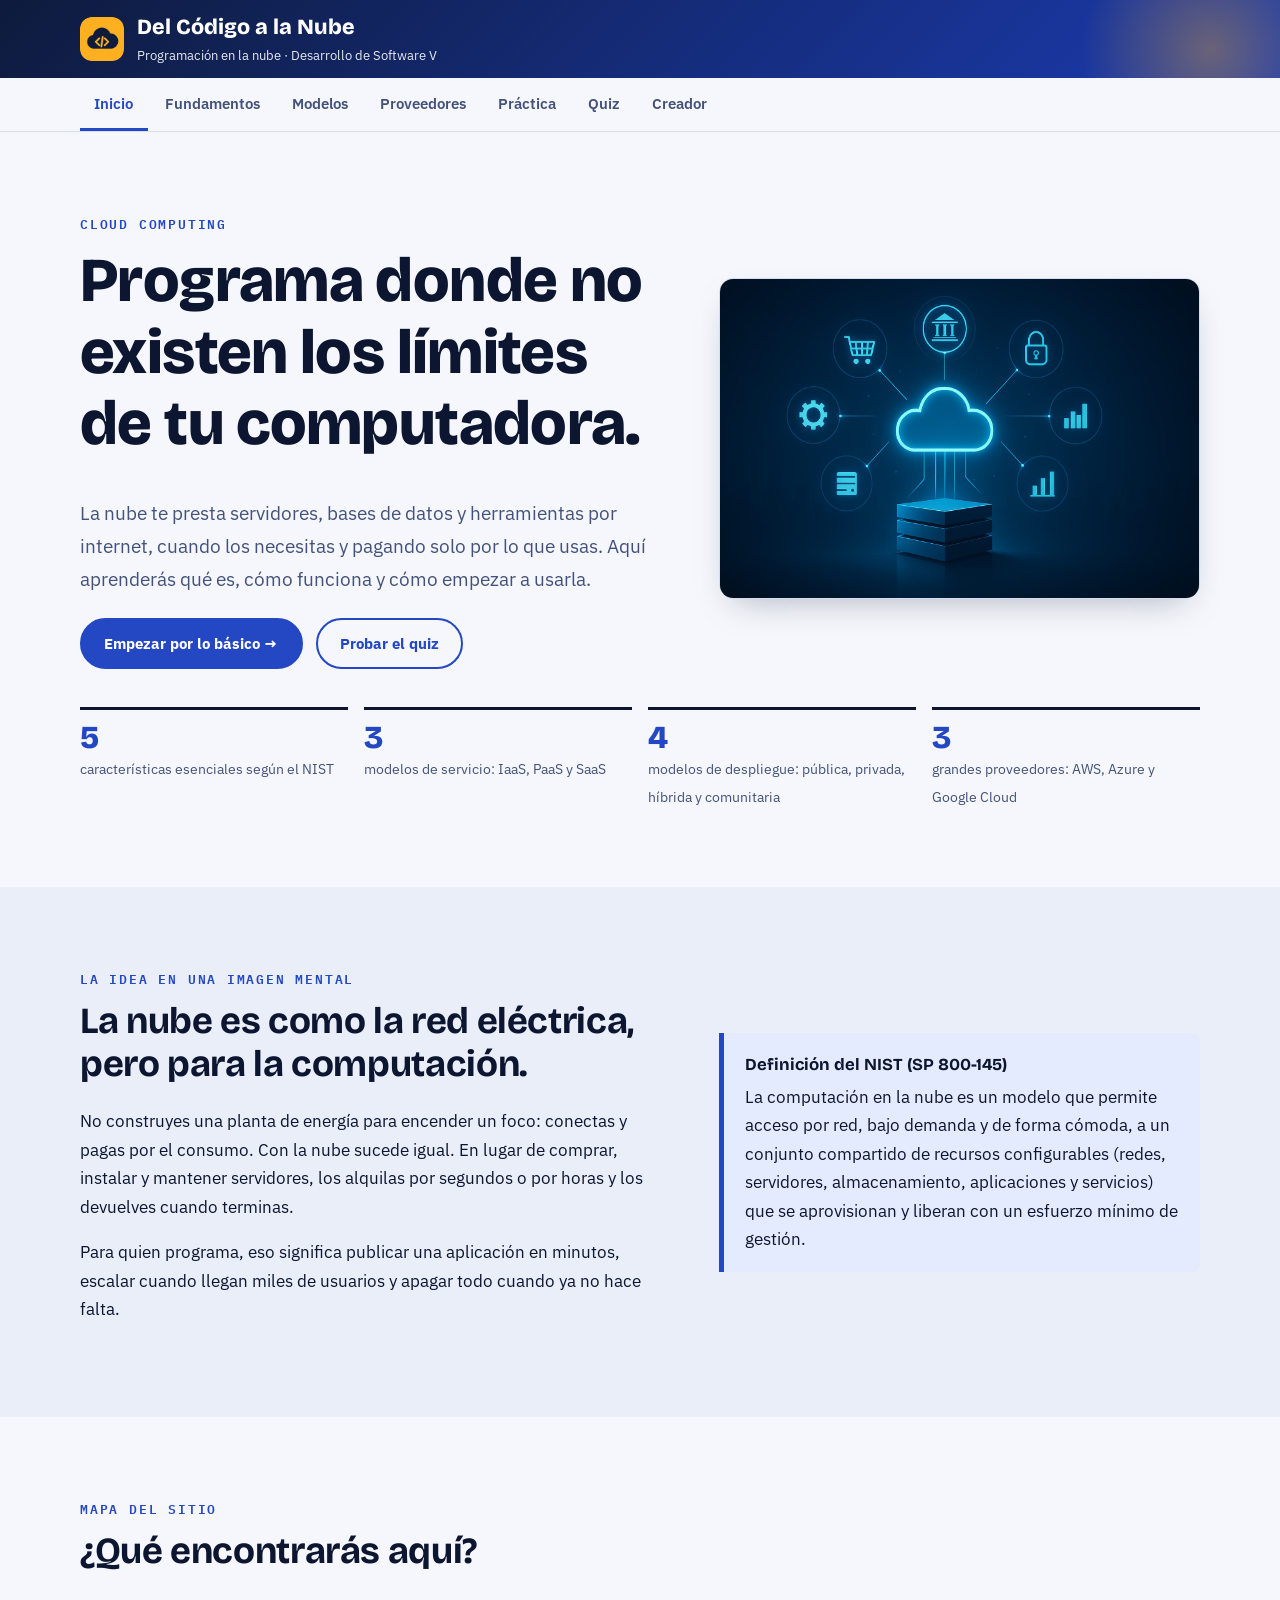
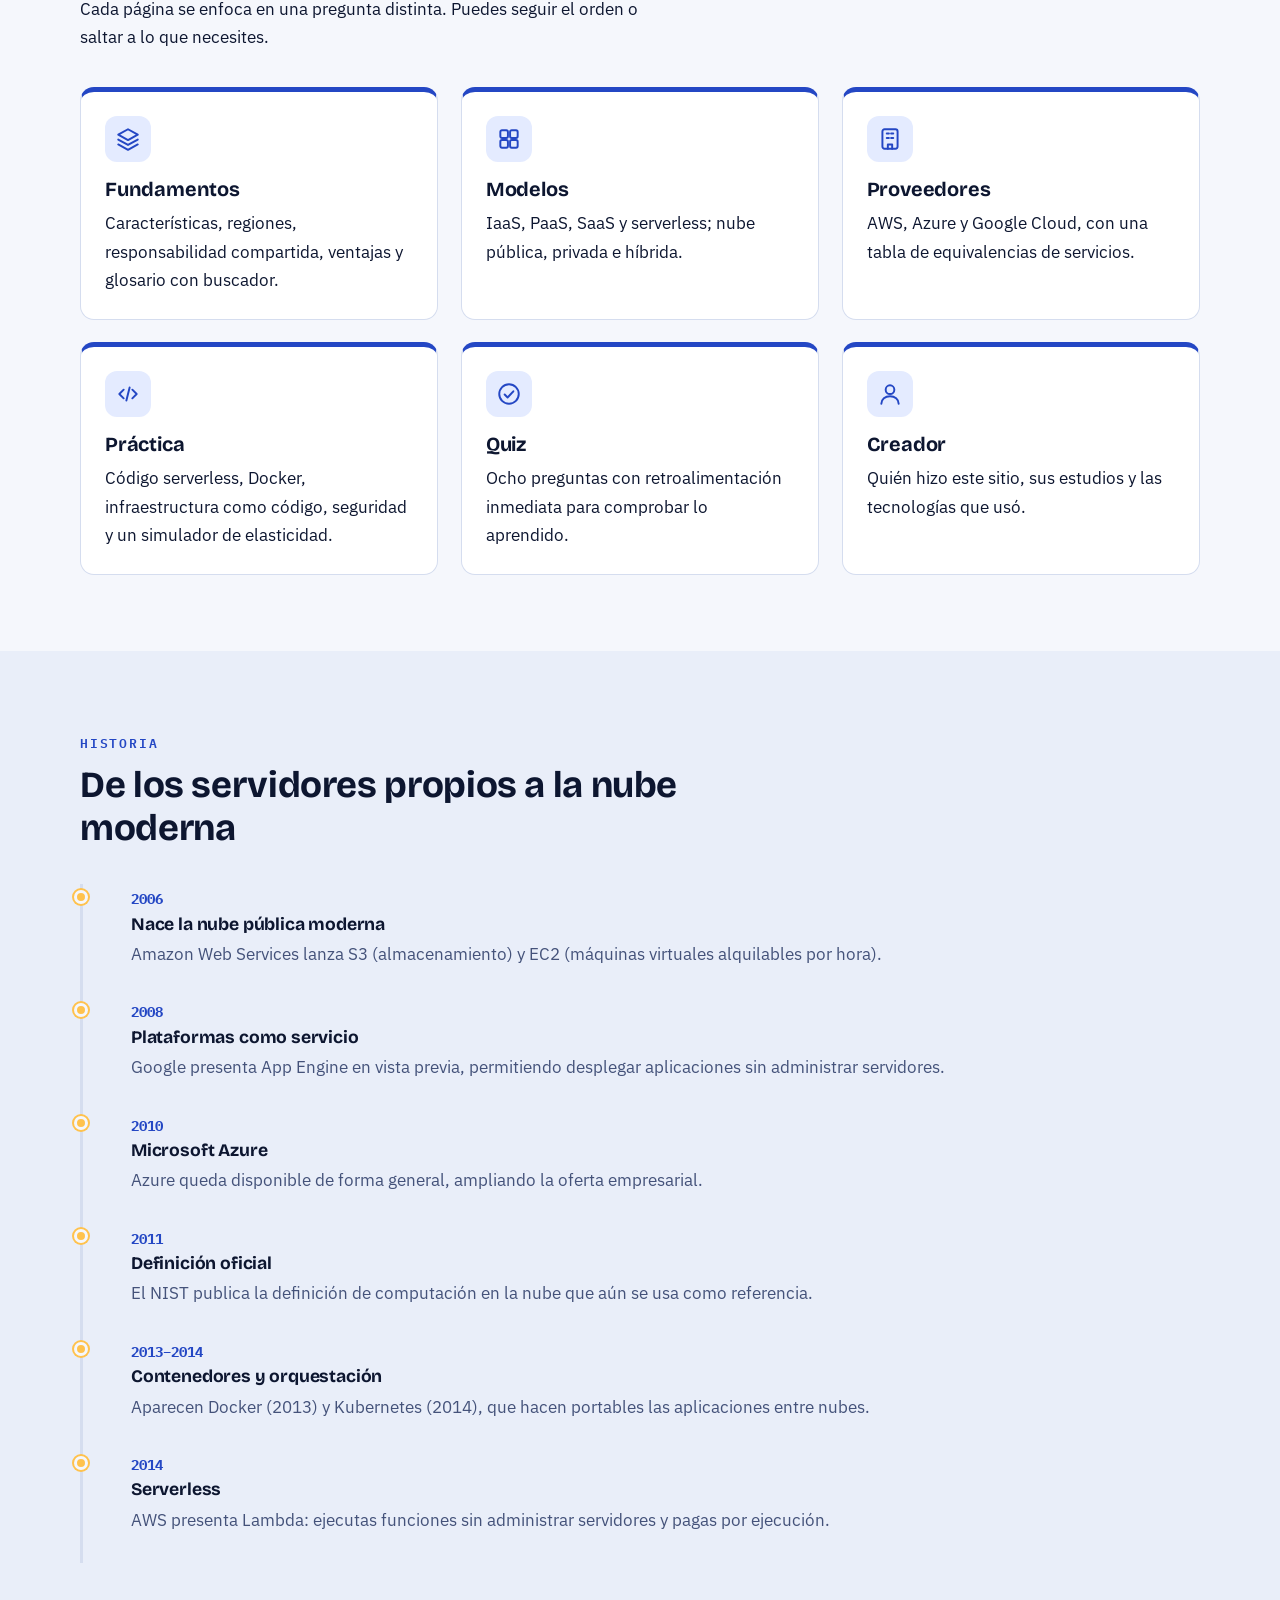
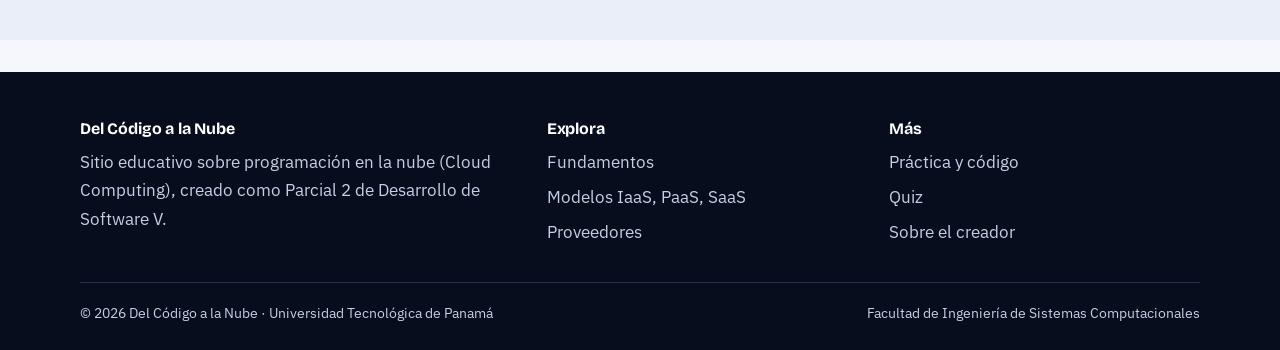
<file: index.html>
<!doctype html>
<html lang="es">
  <head>
    <meta charset="utf-8" />
    <meta name="viewport" content="width=device-width, initial-scale=1" />
    <meta name="color-scheme" content="dark light" />
    <title>Programación en la nube · Del Código a la Nube</title>
    <meta
      name="description"
      content="Aprende qué es la computación en la nube, sus modelos, proveedores y buenas prácticas."
    />
    <link rel="icon" type="image/jpeg" href="IMG/logo.jpg" />
    <link rel="preconnect" href="https://fonts.googleapis.com" />
    <link rel="preconnect" href="https://fonts.gstatic.com" crossorigin />
    <link
      href="https://fonts.googleapis.com/css2?family=Bricolage+Grotesque:wght@600;700;800&family=IBM+Plex+Mono:wght@400;600&family=IBM+Plex+Sans:wght@400;500;600;700&display=swap"
      rel="stylesheet"
    />
    <link rel="stylesheet" href="CSS/styles.css" />
  </head>
  <body>
    
    <a class="skip-link" href="#contenido">Saltar al contenido</a>

    <header class="site-header">
      <div class="wrap site-header__inner">
        <a class="brand" href="index.html" aria-label="Del Código a la Nube, ir al inicio">
          <img src="IMG/logo.jpg" alt="" width="44" height="44" />
          <span class="brand__text">
            <span class="brand__name">Del Código a la Nube</span>
            <span class="brand__tag">Programación en la nube · Desarrollo de Software V</span>
          </span>
        </a>
      </div>
    </header>

    <nav class="site-nav" aria-label="Navegación principal">
      <div class="wrap site-nav__inner">
        <button class="nav-toggle" type="button" aria-expanded="false" aria-controls="menu">☰ Menú</button>
        <ul class="nav-list" id="menu">
          <li><a href="index.html" aria-current="page">Inicio</a></li>
          <li><a href="fundamentos.html">Fundamentos</a></li>
          <li><a href="modelos.html">Modelos</a></li>
          <li><a href="proveedores.html">Proveedores</a></li>
          <li><a href="practica.html">Práctica</a></li>
          <li><a href="quiz.html">Quiz</a></li>
          <li><a href="creador.html">Creador</a></li>
        </ul>
      </div>
    </nav>

    <main id="contenido">
    
      <section class="hero">
        <div class="wrap split">
          <div>
            <span class="eyebrow">Cloud Computing</span>
            <h1>Programa donde <em>no existen</em> los límites de tu computadora.</h1>
            <p class="hero__lead">
              La nube te presta servidores, bases de datos y herramientas por internet, cuando los necesitas y
              pagando solo por lo que usas. Aquí aprenderás qué es, cómo funciona y cómo empezar a usarla.
            </p>
            <div class="btn-row">
              <a class="btn" href="fundamentos.html">Empezar por lo básico →</a>
              <a class="btn btn--ghost" href="quiz.html">Probar el quiz</a>
            </div>
          </div>
          <div class="hero__art">
            <img
              src="IMG/hero-nube.jpg"
              alt="Nube brillante en el centro conectada a iconos de comercio, seguridad, banca, analítica, configuración y servidores"
              width="1536"
              height="1024"
            />
          </div>
        </div>
        <div class="wrap">
          <div class="stats" role="list">
            <div class="stat" role="listitem">
              <b>5</b><span>características esenciales según el NIST</span>
            </div>
            <div class="stat" role="listitem">
              <b>3</b><span>modelos de servicio: IaaS, PaaS y SaaS</span>
            </div>
            <div class="stat" role="listitem">
              <b>4</b><span>modelos de despliegue: pública, privada, híbrida y comunitaria</span>
            </div>
            <div class="stat" role="listitem">
              <b>3</b><span>grandes proveedores: AWS, Azure y Google Cloud</span>
            </div>
          </div>
        </div>
      </section>

      <section class="section section--tint">
        <div class="wrap split">
          <div class="reveal">
            <span class="eyebrow">La idea en una imagen mental</span>
            <h2>La nube es como la red eléctrica, pero para la computación.</h2>
            <p>
              No construyes una planta de energía para encender un foco: conectas y pagas por el consumo. Con
              la nube sucede igual. En lugar de comprar, instalar y mantener servidores, los alquilas por
              segundos o por horas y los devuelves cuando terminas.
            </p>
            <p>
              Para quien programa, eso significa publicar una aplicación en minutos, escalar cuando llegan
              miles de usuarios y apagar todo cuando ya no hace falta.
            </p>
          </div>
          <aside class="callout reveal">
            <strong>Definición del NIST (SP 800-145)</strong>
            La computación en la nube es un modelo que permite acceso por red, bajo demanda y de forma cómoda,
            a un conjunto compartido de recursos configurables (redes, servidores, almacenamiento,
            aplicaciones y servicios) que se aprovisionan y liberan con un esfuerzo mínimo de gestión.
          </aside>
        </div>
      </section>

      <section class="section">
        <div class="wrap">
          <div class="section__head reveal">
            <span class="eyebrow">Mapa del sitio</span>
            <h2>¿Qué encontrarás aquí?</h2>
            <p>
              Cada página se enfoca en una pregunta distinta. Puedes seguir el orden o saltar a lo que
              necesites.
            </p>
          </div>
          <div class="grid grid--3">
            <a class="card card--accent reveal" href="fundamentos.html"
              ><span class="card__ico" aria-hidden="true"
                ><svg viewBox="0 0 24 24" aria-hidden="true" focusable="false">
                  <path d="M12 3l9 5-9 5-9-5 9-5z" />
                  <path d="M3 12.5l9 5 9-5" />
                  <path d="M3 17l9 5 9-5" /></svg
              ></span>
              <h3>Fundamentos</h3>
              <p>
                Características, regiones, responsabilidad compartida, ventajas y glosario con buscador.
              </p></a
            >
            <a class="card card--accent reveal" href="modelos.html"
              ><span class="card__ico" aria-hidden="true"
                ><svg viewBox="0 0 24 24" aria-hidden="true" focusable="false">
                  <rect x="4" y="4" width="7" height="7" rx="1.5" />
                  <rect x="13" y="4" width="7" height="7" rx="1.5" />
                  <rect x="4" y="13" width="7" height="7" rx="1.5" />
                  <rect x="13" y="13" width="7" height="7" rx="1.5" /></svg
              ></span>
              <h3>Modelos</h3>
              <p>IaaS, PaaS, SaaS y serverless; nube pública, privada e híbrida.</p></a
            >
            <a class="card card--accent reveal" href="proveedores.html"
              ><span class="card__ico" aria-hidden="true"
                ><svg viewBox="0 0 24 24" aria-hidden="true" focusable="false">
                  <rect x="5" y="3" width="14" height="18" rx="2" />
                  <path d="M9 7h2M13 7h2M9 11h2M13 11h2M10 21v-4h4v4" /></svg
              ></span>
              <h3>Proveedores</h3>
              <p>AWS, Azure y Google Cloud, con una tabla de equivalencias de servicios.</p></a
            >
            <a class="card card--accent reveal" href="practica.html"
              ><span class="card__ico" aria-hidden="true"
                ><svg viewBox="0 0 24 24" aria-hidden="true" focusable="false">
                  <path d="M8 8l-4 4 4 4M16 8l4 4-4 4M13.5 6l-3 12" /></svg
              ></span>
              <h3>Práctica</h3>
              <p>
                Código serverless, Docker, infraestructura como código, seguridad y un simulador de
                elasticidad.
              </p></a
            >
            <a class="card card--accent reveal" href="quiz.html"
              ><span class="card__ico" aria-hidden="true"
                ><svg viewBox="0 0 24 24" aria-hidden="true" focusable="false">
                  <circle cx="12" cy="12" r="9" />
                  <path d="M8 12.5l2.7 2.7L16 9.5" /></svg
              ></span>
              <h3>Quiz</h3>
              <p>Ocho preguntas con retroalimentación inmediata para comprobar lo aprendido.</p></a
            >
            <a class="card card--accent reveal" href="creador.html"
              ><span class="card__ico" aria-hidden="true"
                ><svg viewBox="0 0 24 24" aria-hidden="true" focusable="false">
                  <circle cx="12" cy="8" r="4" />
                  <path d="M4 21c0-4.4 3.6-7 8-7s8 2.6 8 7" /></svg
              ></span>
              <h3>Creador</h3>
              <p>Quién hizo este sitio, sus estudios y las tecnologías que usó.</p></a
            >
          </div>
        </div>
      </section>

      <section class="section section--tint">
        <div class="wrap">
          <div class="section__head reveal">
            <span class="eyebrow">Historia</span>
            <h2>De los servidores propios a la nube moderna</h2>
          </div>
          <ol class="timeline">
            <li class="reveal">
              <time datetime="2006">2006</time>
              <h3>Nace la nube pública moderna</h3>
              <p>
                Amazon Web Services lanza S3 (almacenamiento) y EC2 (máquinas virtuales alquilables por hora).
              </p>
            </li>
            <li class="reveal">
              <time datetime="2008">2008</time>
              <h3>Plataformas como servicio</h3>
              <p>
                Google presenta App Engine en vista previa, permitiendo desplegar aplicaciones sin administrar
                servidores.
              </p>
            </li>
            <li class="reveal">
              <time datetime="2010">2010</time>
              <h3>Microsoft Azure</h3>
              <p>Azure queda disponible de forma general, ampliando la oferta empresarial.</p>
            </li>
            <li class="reveal">
              <time datetime="2011">2011</time>
              <h3>Definición oficial</h3>
              <p>El NIST publica la definición de computación en la nube que aún se usa como referencia.</p>
            </li>
            <li class="reveal">
              <span class="when">2013–2014</span>
              <h3>Contenedores y orquestación</h3>
              <p>
                Aparecen Docker (2013) y Kubernetes (2014), que hacen portables las aplicaciones entre nubes.
              </p>
            </li>
            <li class="reveal">
              <time datetime="2014">2014</time>
              <h3>Serverless</h3>
              <p>AWS presenta Lambda: ejecutas funciones sin administrar servidores y pagas por ejecución.</p>
            </li>
          </ol>
        </div>
      </section>
    </main>

    <button class="to-top" type="button" aria-label="Volver al inicio de la página">↑</button>

    <footer class="site-footer">
      <div class="wrap">
        <div class="footer__grid">
          <div>
            <h2 class="footer-h">Del Código a la Nube</h2>
            <p>
              Sitio educativo sobre programación en la nube (Cloud Computing), creado como Parcial 2 de
              Desarrollo de Software V.
            </p>
          </div>
          <div>
            <h2 class="footer-h">Explora</h2>
            <ul>
              <li><a href="fundamentos.html">Fundamentos</a></li>
              <li><a href="modelos.html">Modelos IaaS, PaaS, SaaS</a></li>
              <li><a href="proveedores.html">Proveedores</a></li>
            </ul>
          </div>
          <div>
            <h2 class="footer-h">Más</h2>
            <ul>
              <li><a href="practica.html">Práctica y código</a></li>
              <li><a href="quiz.html">Quiz</a></li>
              <li><a href="creador.html">Sobre el creador</a></li>
            </ul>
          </div>
        </div>
        <div class="footer__bottom">
          <span>© 2026 Del Código a la Nube · Universidad Tecnológica de Panamá</span>
          <span>Facultad de Ingeniería de Sistemas Computacionales</span>
        </div>
      </div>
    </footer>
    <script src="JS/main.js" defer></script>
  </body>
</html>
</file>
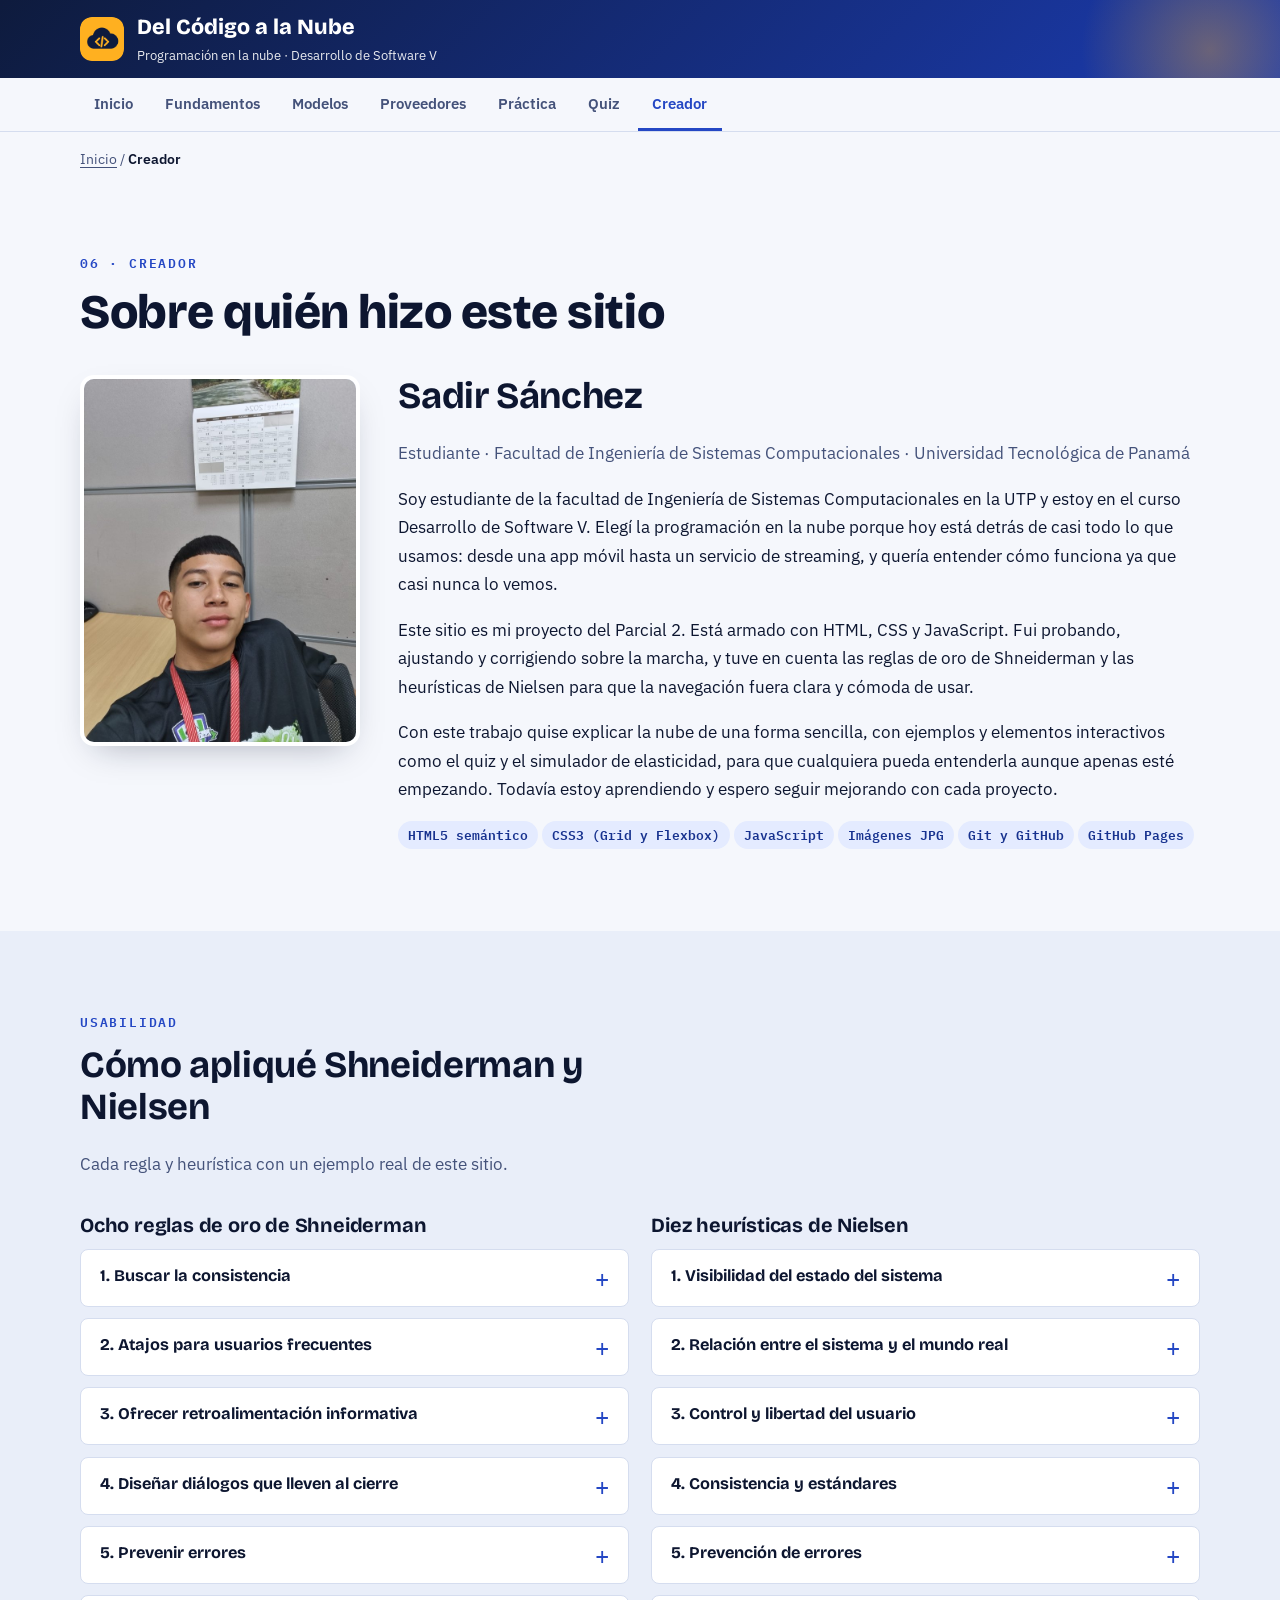
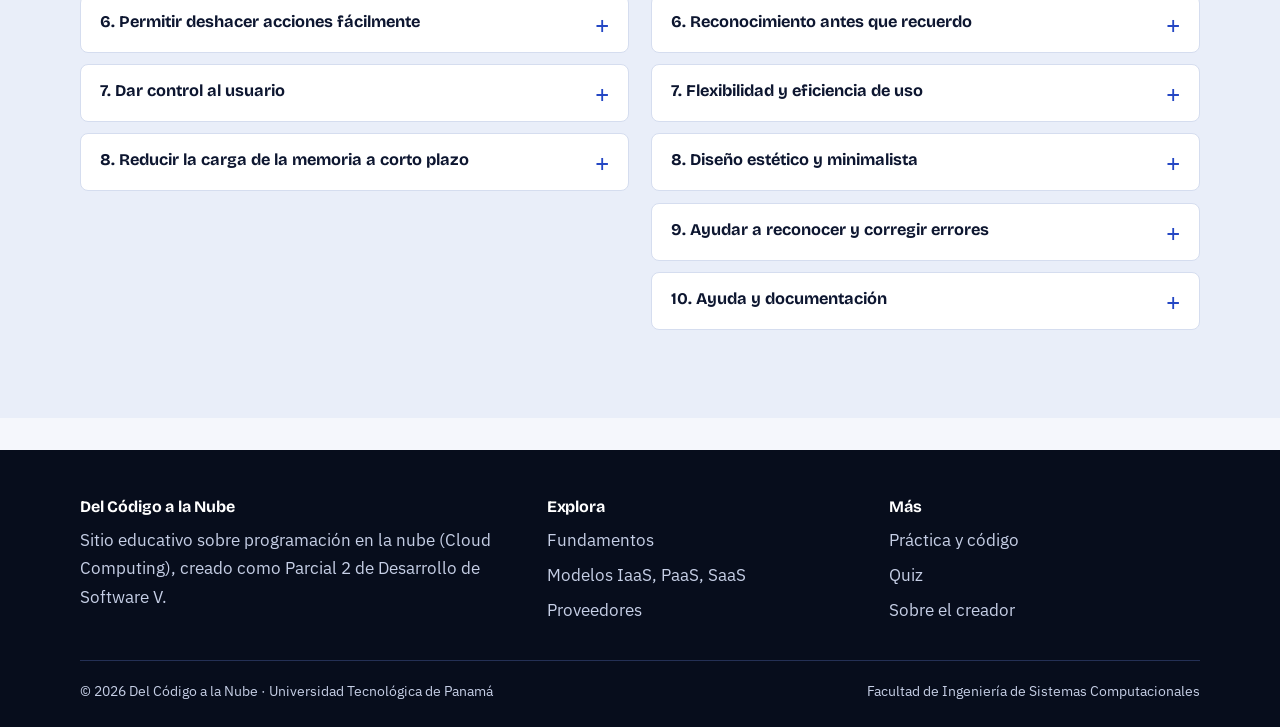
<file: creador.html>
<!doctype html>
<html lang="es">
  <head>
    <meta charset="utf-8" />
    <meta name="viewport" content="width=device-width, initial-scale=1" />
    <meta name="color-scheme" content="dark light" />
    <title>Sobre el creador · Del Código a la Nube</title>
    <meta
      name="description"
      content="Reseña del creador del sitio y aplicación de las reglas de oro de Shneiderman y las heurísticas de Nielsen."
    />
    <link rel="icon" type="image/jpeg" href="IMG/logo.jpg" />
    <link rel="preconnect" href="https://fonts.googleapis.com" />
    <link rel="preconnect" href="https://fonts.gstatic.com" crossorigin />
    <link
      href="https://fonts.googleapis.com/css2?family=Bricolage+Grotesque:wght@600;700;800&family=IBM+Plex+Mono:wght@400;600&family=IBM+Plex+Sans:wght@400;500;600;700&display=swap"
      rel="stylesheet"
    />
    <link rel="stylesheet" href="CSS/styles.css" />
  </head>
  <body>
   
    <a class="skip-link" href="#contenido">Saltar al contenido</a>

    <header class="site-header">
      <div class="wrap site-header__inner">
        <a class="brand" href="index.html" aria-label="Del Código a la Nube, ir al inicio">
          <img src="IMG/logo.jpg" alt="" width="44" height="44" />
          <span class="brand__text">
            <span class="brand__name">Del Código a la Nube</span>
            <span class="brand__tag">Programación en la nube · Desarrollo de Software V</span>
          </span>
        </a>
      </div>
    </header>

    <nav class="site-nav" aria-label="Navegación principal">
      <div class="wrap site-nav__inner">
        <button class="nav-toggle" type="button" aria-expanded="false" aria-controls="menu">☰ Menú</button>
        <ul class="nav-list" id="menu">
          <li><a href="index.html">Inicio</a></li>
          <li><a href="fundamentos.html">Fundamentos</a></li>
          <li><a href="modelos.html">Modelos</a></li>
          <li><a href="proveedores.html">Proveedores</a></li>
          <li><a href="practica.html">Práctica</a></li>
          <li><a href="quiz.html">Quiz</a></li>
          <li><a href="creador.html" aria-current="page">Creador</a></li>
        </ul>
      </div>
    </nav>
    <nav class="crumbs wrap" aria-label="Ruta de navegación">
      <a href="index.html">Inicio</a> / <span aria-current="page">Creador</span>
    </nav>
    
    <main id="contenido">
    
      <section class="section">
        <div class="wrap">
          <div class="section__head">
            <span class="eyebrow">06 · Creador</span>
            <h1 style="font-size: clamp(2rem, 4vw, 3rem)">Sobre quién hizo este sitio</h1>
          </div>
          <div class="profile">
            
            <div class="profile__photo reveal">
              <img src="IMG/creador.jpg" alt="Foto del creador del sitio" width="675" height="900" decoding="async" />
            </div>
            <div class="reveal">
              <h2>Sadir Sánchez</h2>
              <p class="muted">
                Estudiante · Facultad de Ingeniería de Sistemas Computacionales · Universidad Tecnológica de
                Panamá
              </p>
            
              <p>
                Soy estudiante de la facultad de Ingeniería de Sistemas Computacionales en la UTP y estoy en 
                el curso Desarrollo de Software V. Elegí la programación en la nube porque hoy está detrás 
                de casi todo lo que usamos: desde una app móvil hasta un servicio de streaming, y quería entender
                cómo funciona ya que casi nunca lo vemos.
              </p>
              <p>
                Este sitio es mi proyecto del Parcial 2. Está armado con HTML, CSS y JavaScript. Fui probando, 
                ajustando y corrigiendo sobre la marcha, y tuve en cuenta las reglas de oro de Shneiderman y 
                las heurísticas de Nielsen para que la navegación fuera clara y cómoda de usar. 
              </p>
              <p>
                Con este trabajo quise explicar la nube de una forma sencilla, con ejemplos y elementos interactivos 
                como el quiz y el simulador de elasticidad, para que cualquiera pueda entenderla aunque apenas esté
                empezando. Todavía estoy aprendiendo y espero seguir mejorando con cada proyecto.
              </p>
              <div class="skills" aria-label="Tecnologías usadas">
                <span class="badge">HTML5 semántico</span>
                <span class="badge">CSS3 (Grid y Flexbox)</span>
                <span class="badge">JavaScript</span>
                <span class="badge">Imágenes JPG</span>
                <span class="badge">Git y GitHub</span>
                <span class="badge">GitHub Pages</span>
              </div>
            </div>
          </div>
        </div>
      </section>

      <section class="section section--tint">
        <div class="wrap">
          <div class="section__head">
            <span class="eyebrow">Usabilidad</span>
            <h2>Cómo apliqué Shneiderman y Nielsen</h2>
            <p class="muted">Cada regla y heurística con un ejemplo real de este sitio.</p>
          </div>
          <div class="grid grid--2">
            <div>
              <h3>Ocho reglas de oro de Shneiderman</h3>
              <details>
                <summary>1. Buscar la consistencia</summary>
                <div><p>El header, la navbar y el footer son iguales en las 7 páginas. El azul siempre indica acción (botones, enlaces, tarjetas del inicio) y el amarillo indica énfasis.</p></div>
              </details>
              <details>
                <summary>2. Atajos para usuarios frecuentes</summary>
                <div><p>Hay un enlace "Saltar al contenido", un botón para volver arriba, un buscador en el glosario, botones de ejemplo en el simulador y navegación con flechas en las pestañas.</p></div>
              </details>
              <details>
                <summary>3. Ofrecer retroalimentación informativa</summary>
                <div><p>El quiz dice "¡Correcto!" o "No exactamente" y explica la respuesta. El simulador muestra cuántos servidores están encendidos y el estado de la capacidad. El botón Copiar cambia a "¡Copiado!".</p></div>
              </details>
              <details>
                <summary>4. Diseñar diálogos que lleven al cierre</summary>
                <div><p>El quiz muestra "Pregunta 3 de 8", avanza paso a paso y termina con una pantalla de resultado y un mensaje final.</p></div>
              </details>
              <details>
                <summary>5. Prevenir errores</summary>
                <div><p>Las opciones del quiz se bloquean después de responder y el control de usuarios del simulador solo permite valores entre 0 y 10 000.</p></div>
              </details>
              <details>
                <summary>6. Permitir deshacer acciones fácilmente</summary>
                <div><p>El quiz se puede reintentar al terminar. Los acordeones y el menú móvil se cierran con el mismo botón que los abre.</p></div>
              </details>
              <details>
                <summary>7. Dar control al usuario</summary>
                <div><p>Puedes entrar a cualquier página desde la navbar, avanzar el quiz a tu ritmo y volver con las migas de pan. No hay animaciones obligatorias: se respetan las preferencias de movimiento reducido.</p></div>
              </details>
              <details>
                <summary>8. Reducir la carga de la memoria a corto plazo</summary>
                <div><p>La página actual se resalta en la navbar y las migas de pan muestran dónde estás. La tabla de proveedores junta las equivalencias en un solo lugar.</p></div>
              </details>
            </div>
            <div>
              <h3>Diez heurísticas de Nielsen</h3>
              <details>
                <summary>1. Visibilidad del estado del sistema</summary>
                <div><p>La navbar marca la página actual, las migas de pan indican dónde estás y el quiz muestra en qué pregunta vas.</p></div>
              </details>
              <details>
                <summary>2. Relación entre el sistema y el mundo real</summary>
                <div><p>El sitio explica la nube con la analogía de la red eléctrica y todo el texto está en español sencillo, con los términos técnicos definidos.</p></div>
              </details>
              <details>
                <summary>3. Control y libertad del usuario</summary>
                <div><p>Siempre puedes volver al inicio desde el logo, usar las migas de pan, el botón de volver arriba o reintentar el quiz.</p></div>
              </details>
              <details>
                <summary>4. Consistencia y estándares</summary>
                <div><p>Los componentes se repiten igual en todas las páginas (tarjetas, avisos, botones) y los enlaces siguen la convención de color y subrayado.</p></div>
              </details>
              <details>
                <summary>5. Prevención de errores</summary>
                <div><p>El simulador limita los valores y el quiz bloquea las respuestas ya enviadas para evitar clics repetidos.</p></div>
              </details>
              <details>
                <summary>6. Reconocimiento antes que recuerdo</summary>
                <div><p>Todas las opciones están visibles con etiquetas de texto. No hay íconos sin explicación y el menú no esconde secciones en pantallas grandes.</p></div>
              </details>
              <details>
                <summary>7. Flexibilidad y eficiencia de uso</summary>
                <div><p>Quien conoce el sitio puede saltar al contenido, buscar en el glosario o usar el teclado. Quien empieza puede seguir el orden sugerido en el inicio.</p></div>
              </details>
              <details>
                <summary>8. Diseño estético y minimalista</summary>
                <div><p>Cada sección trata una sola idea, con mucho espacio en blanco y solo dos colores principales. Los colores de estado se usan únicamente para avisos.</p></div>
              </details>
              <details>
                <summary>9. Ayudar a reconocer y corregir errores</summary>
                <div><p>Si el glosario no encuentra nada, dice "Sin resultados" y sugiere probar con otra palabra. El quiz explica por qué una respuesta era incorrecta.</p></div>
              </details>
              <details>
                <summary>10. Ayuda y documentación</summary>
                <div><p>La página de Fundamentos tiene un glosario, los avisos explican puntos clave como el cuidado con la factura y cada respuesta del quiz incluye una explicación.</p></div>
              </details>
            </div>
          </div>
        </div>
      </section>
    </main>

    <button class="to-top" type="button" aria-label="Volver al inicio de la página">↑</button>

    <footer class="site-footer">
      <div class="wrap">
        <div class="footer__grid">
          <div>
            <h2 class="footer-h">Del Código a la Nube</h2>
            <p>
              Sitio educativo sobre programación en la nube (Cloud Computing), creado como Parcial 2 de
              Desarrollo de Software V.
            </p>
          </div>
          <div>
            <h2 class="footer-h">Explora</h2>
            <ul>
              <li><a href="fundamentos.html">Fundamentos</a></li>
              <li><a href="modelos.html">Modelos IaaS, PaaS, SaaS</a></li>
              <li><a href="proveedores.html">Proveedores</a></li>
            </ul>
          </div>
          <div>
            <h2 class="footer-h">Más</h2>
            <ul>
              <li><a href="practica.html">Práctica y código</a></li>
              <li><a href="quiz.html">Quiz</a></li>
              <li><a href="creador.html">Sobre el creador</a></li>
            </ul>
          </div>
        </div>
        <div class="footer__bottom">
          <span>© 2026 Del Código a la Nube · Universidad Tecnológica de Panamá</span>
          <span>Facultad de Ingeniería de Sistemas Computacionales</span>
        </div>
      </div>
    </footer>
    <script src="JS/main.js" defer></script>
  </body>
</html>
</file>
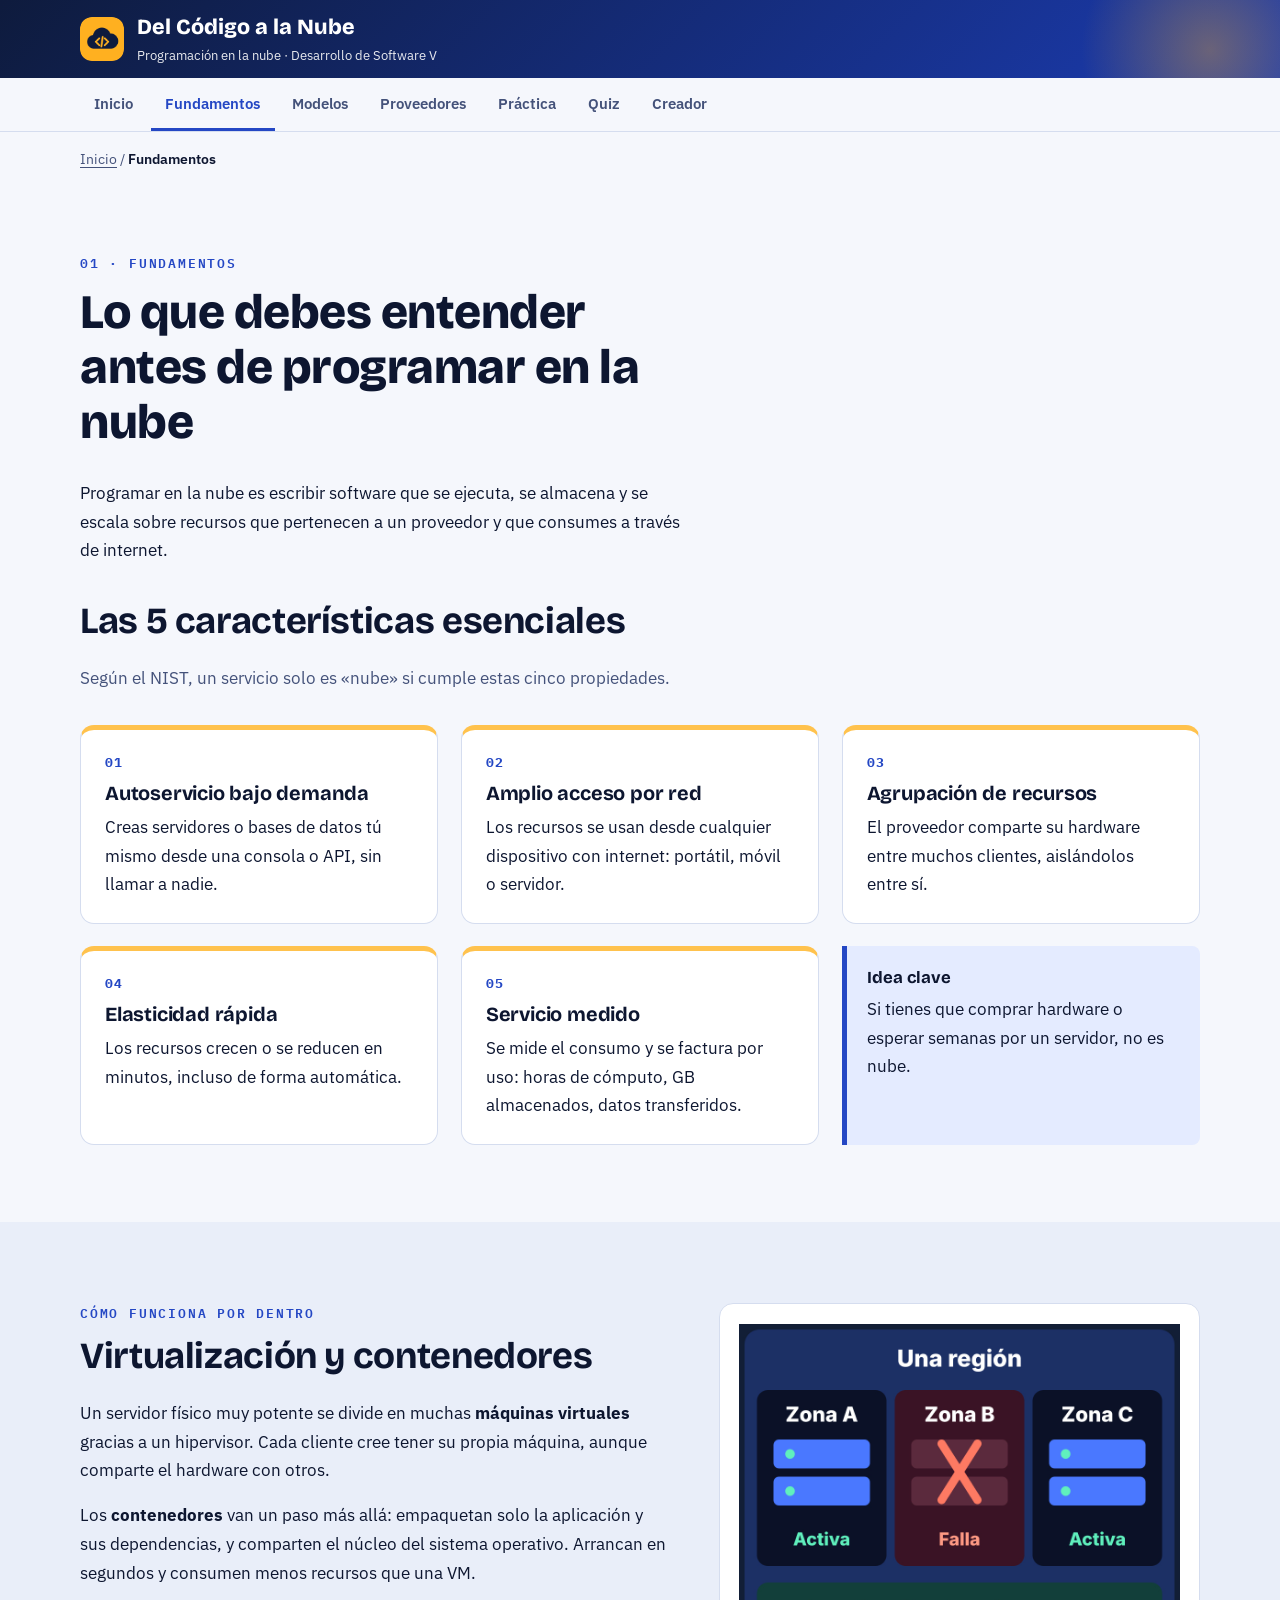
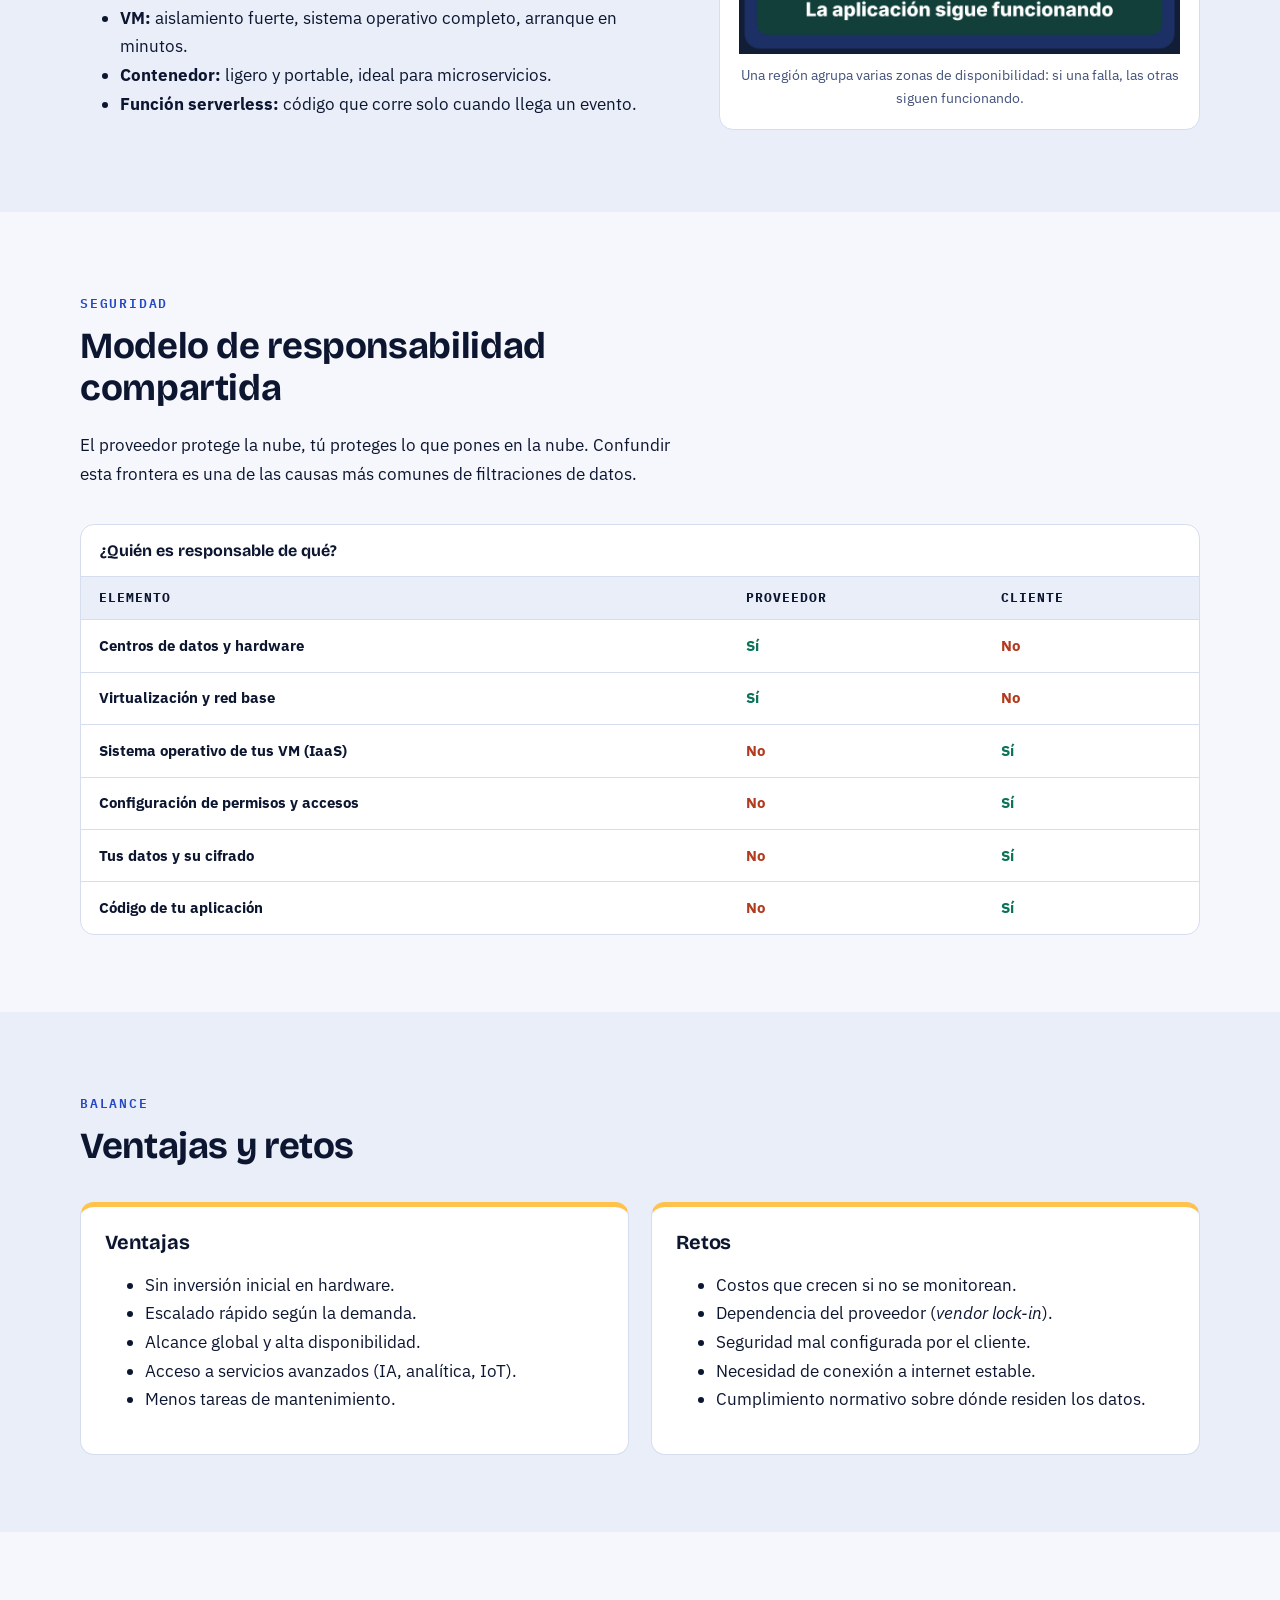
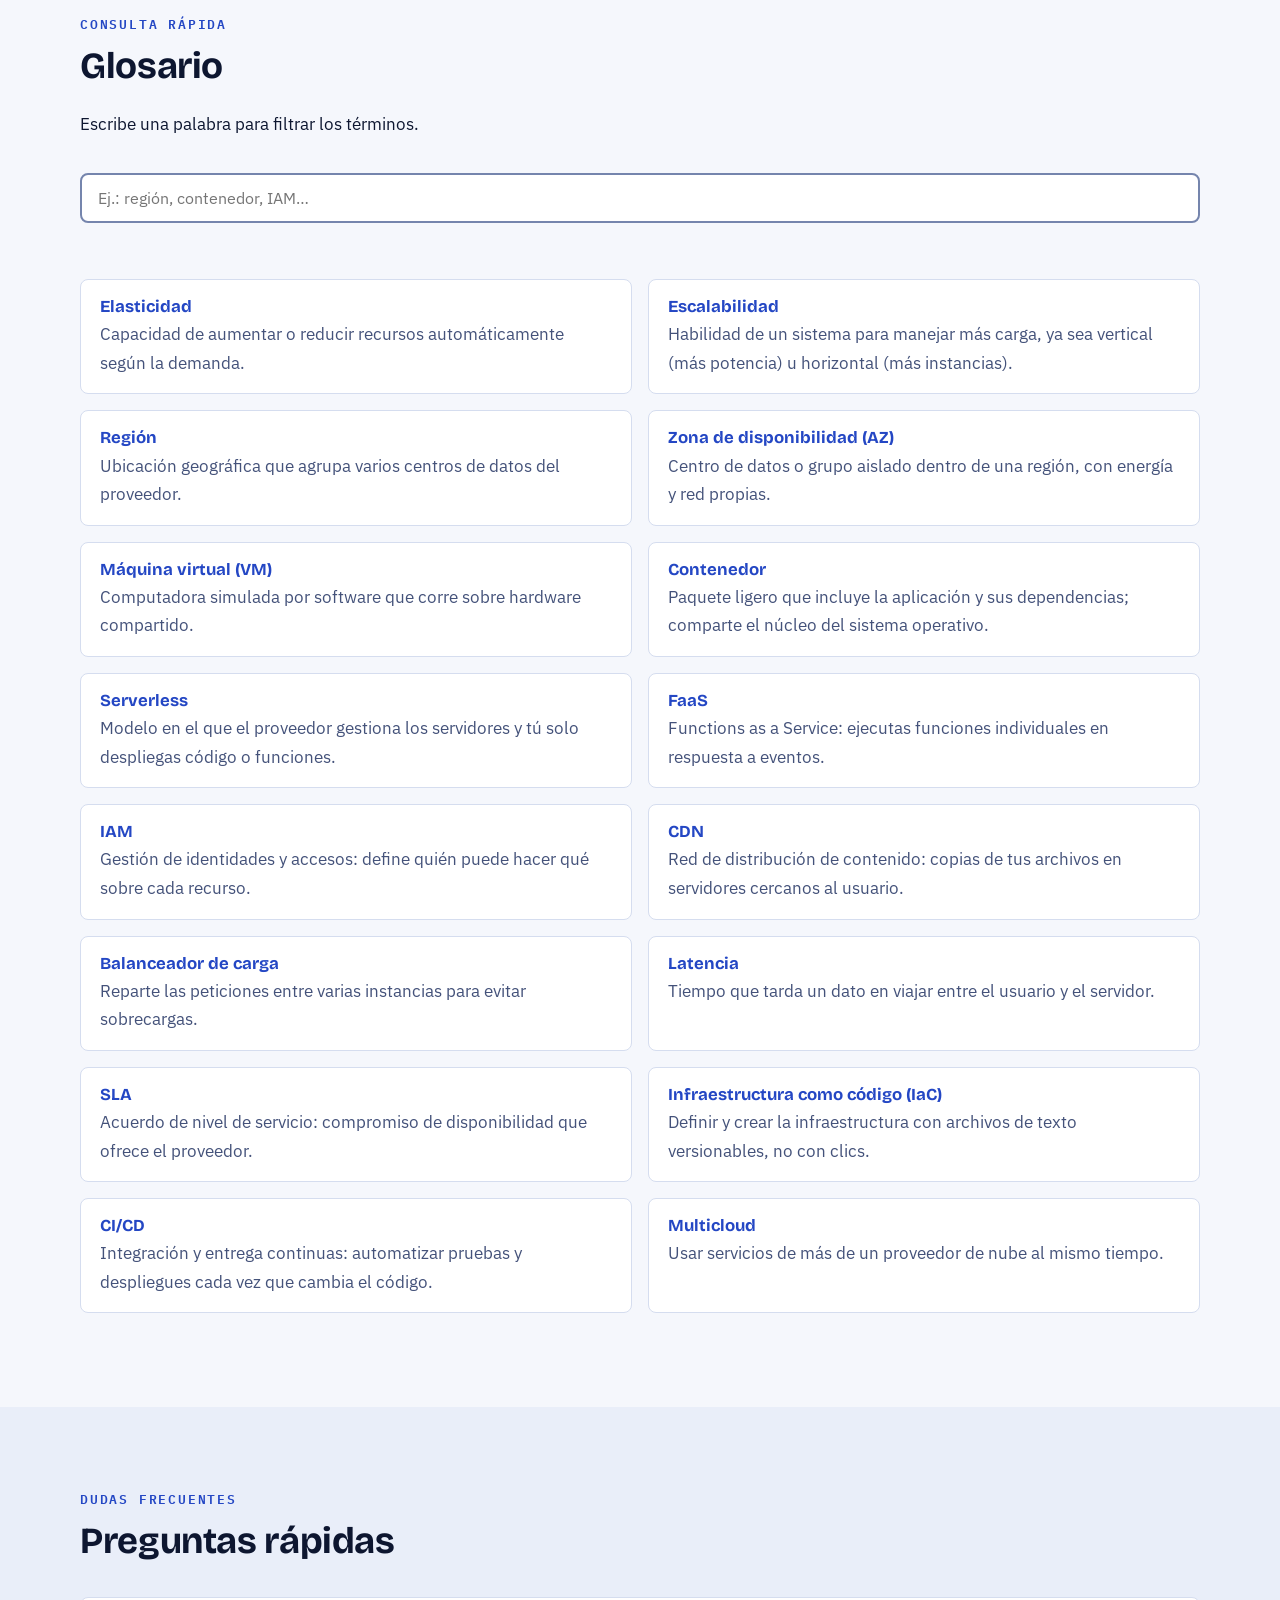
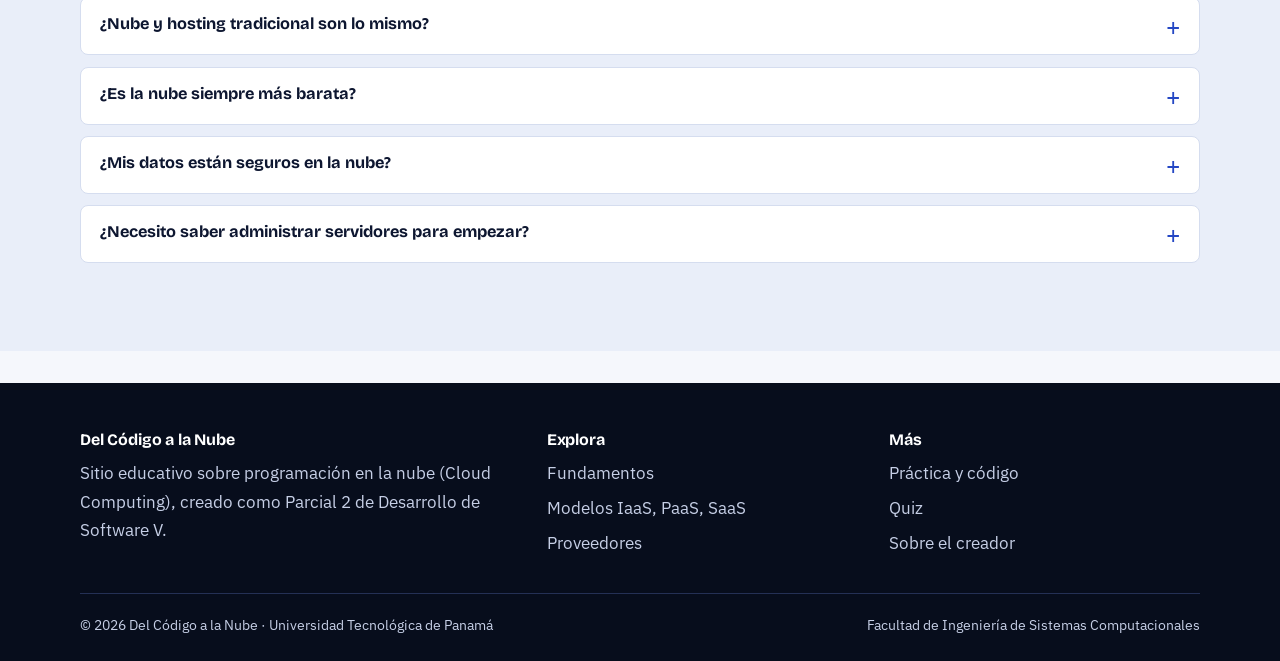
<file: fundamentos.html>
<!doctype html>
<html lang="es">
  <head>
    <meta charset="utf-8" />
    <meta name="viewport" content="width=device-width, initial-scale=1" />
    <meta name="color-scheme" content="dark light" />
    <title>Fundamentos de la nube · Del Código a la Nube</title>
    <meta
      name="description"
      content="Características, virtualización, regiones, responsabilidad compartida y glosario de computación en la nube."
    />
    <link rel="icon" type="image/jpeg" href="IMG/logo.jpg" />
    <link rel="preconnect" href="https://fonts.googleapis.com" />
    <link rel="preconnect" href="https://fonts.gstatic.com" crossorigin />
    <link
      href="https://fonts.googleapis.com/css2?family=Bricolage+Grotesque:wght@600;700;800&family=IBM+Plex+Mono:wght@400;600&family=IBM+Plex+Sans:wght@400;500;600;700&display=swap"
      rel="stylesheet"
    />
    <link rel="stylesheet" href="CSS/styles.css" />
  </head>
  <body>
    <a class="skip-link" href="#contenido">Saltar al contenido</a>

    <header class="site-header">
      <div class="wrap site-header__inner">
        <a class="brand" href="index.html" aria-label="Del Código a la Nube, ir al inicio">
          <img src="IMG/logo.jpg" alt="" width="44" height="44" />
          <span class="brand__text">
            <span class="brand__name">Del Código a la Nube</span>
            <span class="brand__tag">Programación en la nube · Desarrollo de Software V</span>
          </span>
        </a>
      </div>
    </header>

    <nav class="site-nav" aria-label="Navegación principal">
      <div class="wrap site-nav__inner">
        <button class="nav-toggle" type="button" aria-expanded="false" aria-controls="menu">☰ Menú</button>
        <ul class="nav-list" id="menu">
          <li><a href="index.html">Inicio</a></li>
          <li><a href="fundamentos.html" aria-current="page">Fundamentos</a></li>
          <li><a href="modelos.html">Modelos</a></li>
          <li><a href="proveedores.html">Proveedores</a></li>
          <li><a href="practica.html">Práctica</a></li>
          <li><a href="quiz.html">Quiz</a></li>
          <li><a href="creador.html">Creador</a></li>
        </ul>
      </div>
    </nav>
    <nav class="crumbs wrap" aria-label="Ruta de navegación">
      <a href="index.html">Inicio</a> / <span aria-current="page">Fundamentos</span>
    </nav>
    
    <main id="contenido">
      
      <section class="section">
        <div class="wrap">
          <div class="section__head">
            <span class="eyebrow">01 · Fundamentos</span>
            <h1 style="font-size: clamp(2rem, 4vw, 3rem)">
              Lo que debes entender antes de programar en la nube
            </h1>
            <p>
              Programar en la nube es escribir software que se ejecuta, se almacena y se escala sobre recursos
              que pertenecen a un proveedor y que consumes a través de internet.
            </p>
          </div>

          <h2>Las 5 características esenciales</h2>
          <p class="muted">Según el NIST, un servicio solo es «nube» si cumple estas cinco propiedades.</p>
          <div class="grid grid--3 mt-2">
            <div class="card card--amber reveal">
              <span class="card__num">01</span>
              <h3>Autoservicio bajo demanda</h3>
              <p>Creas servidores o bases de datos tú mismo desde una consola o API, sin llamar a nadie.</p>
            </div>
            <div class="card card--amber reveal">
              <span class="card__num">02</span>
              <h3>Amplio acceso por red</h3>
              <p>
                Los recursos se usan desde cualquier dispositivo con internet: portátil, móvil o servidor.
              </p>
            </div>
            <div class="card card--amber reveal">
              <span class="card__num">03</span>
              <h3>Agrupación de recursos</h3>
              <p>El proveedor comparte su hardware entre muchos clientes, aislándolos entre sí.</p>
            </div>
            <div class="card card--amber reveal">
              <span class="card__num">04</span>
              <h3>Elasticidad rápida</h3>
              <p>Los recursos crecen o se reducen en minutos, incluso de forma automática.</p>
            </div>
            <div class="card card--amber reveal">
              <span class="card__num">05</span>
              <h3>Servicio medido</h3>
              <p>
                Se mide el consumo y se factura por uso: horas de cómputo, GB almacenados, datos transferidos.
              </p>
            </div>
            <aside class="callout reveal" style="margin: 0">
              <strong>Idea clave</strong>Si tienes que comprar hardware o esperar semanas por un servidor, no
              es nube.
            </aside>
          </div>
        </div>
      </section>

      <section class="section section--tint">
        <div class="wrap split">
          <div class="reveal">
            <span class="eyebrow">Cómo funciona por dentro</span>
            <h2>Virtualización y contenedores</h2>
            <p>
              Un servidor físico muy potente se divide en muchas <strong>máquinas virtuales</strong> gracias a
              un hipervisor. Cada cliente cree tener su propia máquina, aunque comparte el hardware con otros.
            </p>
            <p>
              Los <strong>contenedores</strong> van un paso más allá: empaquetan solo la aplicación y sus
              dependencias, y comparten el núcleo del sistema operativo. Arrancan en segundos y consumen menos
              recursos que una VM.
            </p>
            <ul>
              <li>
                <strong>VM:</strong> aislamiento fuerte, sistema operativo completo, arranque en minutos.
              </li>
              <li><strong>Contenedor:</strong> ligero y portable, ideal para microservicios.</li>
              <li><strong>Función serverless:</strong> código que corre solo cuando llega un evento.</li>
            </ul>
          </div>
          <figure class="fig-box reveal">
            <img
              src="IMG/regiones.jpg"
              alt="Una región con tres zonas de disponibilidad: la zona B falla y las zonas A y C siguen funcionando"
              width="640"
              height="480"
              loading="lazy"
            />
            <figcaption>
              Una región agrupa varias zonas de disponibilidad: si una falla, las otras siguen funcionando.
            </figcaption>
          </figure>
        </div>
      </section>

      <section class="section">
        <div class="wrap">
          <div class="section__head reveal">
            <span class="eyebrow">Seguridad</span>
            <h2>Modelo de responsabilidad compartida</h2>
            <p>
              El proveedor protege la nube, tú proteges lo que pones en la nube. Confundir
              esta frontera es una de las causas más comunes de filtraciones de datos.
            </p>
          </div>
          <div class="table-wrap reveal">
            <table>
              <caption>
                ¿Quién es responsable de qué?
              </caption>
              <thead>
                <tr>
                  <th scope="col">Elemento</th>
                  <th scope="col">Proveedor</th>
                  <th scope="col">Cliente</th>
                </tr>
              </thead>
              <tbody>
                <tr>
                  <th scope="row">Centros de datos y hardware</th>
                  <td class="yes">Sí</td>
                  <td class="no">No</td>
                </tr>
                <tr>
                  <th scope="row">Virtualización y red base</th>
                  <td class="yes">Sí</td>
                  <td class="no">No</td>
                </tr>
                <tr>
                  <th scope="row">Sistema operativo de tus VM (IaaS)</th>
                  <td class="no">No</td>
                  <td class="yes">Sí</td>
                </tr>
                <tr>
                  <th scope="row">Configuración de permisos y accesos</th>
                  <td class="no">No</td>
                  <td class="yes">Sí</td>
                </tr>
                <tr>
                  <th scope="row">Tus datos y su cifrado</th>
                  <td class="no">No</td>
                  <td class="yes">Sí</td>
                </tr>
                <tr>
                  <th scope="row">Código de tu aplicación</th>
                  <td class="no">No</td>
                  <td class="yes">Sí</td>
                </tr>
              </tbody>
            </table>
          </div>
        </div>
      </section>

      <section class="section section--tint">
        <div class="wrap">
          <div class="section__head reveal">
            <span class="eyebrow">Balance</span>
            <h2>Ventajas y retos</h2>
          </div>
          <div class="grid grid--2">
            <div class="card card--amber reveal">
              <h3>Ventajas</h3>
              <ul>
                <li>Sin inversión inicial en hardware.</li>
                <li>Escalado rápido según la demanda.</li>
                <li>Alcance global y alta disponibilidad.</li>
                <li>Acceso a servicios avanzados (IA, analítica, IoT).</li>
                <li>Menos tareas de mantenimiento.</li>
              </ul>
            </div>
            <div class="card card--amber reveal">
              <h3>Retos</h3>
              <ul>
                <li>Costos que crecen si no se monitorean.</li>
                <li>Dependencia del proveedor (<em>vendor lock-in</em>).</li>
                <li>Seguridad mal configurada por el cliente.</li>
                <li>Necesidad de conexión a internet estable.</li>
                <li>Cumplimiento normativo sobre dónde residen los datos.</li>
              </ul>
            </div>
          </div>
        </div>
      </section>

      <section class="section">
        <div class="wrap">
          <div class="section__head reveal">
            <span class="eyebrow">Consulta rápida</span>
            <h2>Glosario</h2>
            <p>Escribe una palabra para filtrar los términos.</p>
          </div>
          <div class="search">
            <label class="sr-only" for="glosario-q">Buscar en el glosario</label>
            <input
              type="search"
              id="glosario-q"
              placeholder="Ej.: región, contenedor, IAM…"
              autocomplete="off"
            />
          </div>
          <p class="status" id="glosario-estado" role="status" aria-live="polite"></p>
          <dl class="glossary" id="glosario">
            <div>
              <dt>Elasticidad</dt>
              <dd>Capacidad de aumentar o reducir recursos automáticamente según la demanda.</dd>
            </div>
            <div>
              <dt>Escalabilidad</dt>
              <dd>
                Habilidad de un sistema para manejar más carga, ya sea vertical (más potencia) u horizontal
                (más instancias).
              </dd>
            </div>
            <div>
              <dt>Región</dt>
              <dd>Ubicación geográfica que agrupa varios centros de datos del proveedor.</dd>
            </div>
            <div>
              <dt>Zona de disponibilidad (AZ)</dt>
              <dd>Centro de datos o grupo aislado dentro de una región, con energía y red propias.</dd>
            </div>
            <div>
              <dt>Máquina virtual (VM)</dt>
              <dd>Computadora simulada por software que corre sobre hardware compartido.</dd>
            </div>
            <div>
              <dt>Contenedor</dt>
              <dd>
                Paquete ligero que incluye la aplicación y sus dependencias; comparte el núcleo del sistema
                operativo.
              </dd>
            </div>
            <div>
              <dt>Serverless</dt>
              <dd>
                Modelo en el que el proveedor gestiona los servidores y tú solo despliegas código o funciones.
              </dd>
            </div>
            <div>
              <dt>FaaS</dt>
              <dd>Functions as a Service: ejecutas funciones individuales en respuesta a eventos.</dd>
            </div>
            <div>
              <dt>IAM</dt>
              <dd>Gestión de identidades y accesos: define quién puede hacer qué sobre cada recurso.</dd>
            </div>
            <div>
              <dt>CDN</dt>
              <dd>
                Red de distribución de contenido: copias de tus archivos en servidores cercanos al usuario.
              </dd>
            </div>
            <div>
              <dt>Balanceador de carga</dt>
              <dd>Reparte las peticiones entre varias instancias para evitar sobrecargas.</dd>
            </div>
            <div>
              <dt>Latencia</dt>
              <dd>Tiempo que tarda un dato en viajar entre el usuario y el servidor.</dd>
            </div>
            <div>
              <dt>SLA</dt>
              <dd>Acuerdo de nivel de servicio: compromiso de disponibilidad que ofrece el proveedor.</dd>
            </div>
            <div>
              <dt>Infraestructura como código (IaC)</dt>
              <dd>Definir y crear la infraestructura con archivos de texto versionables, no con clics.</dd>
            </div>
            <div>
              <dt>CI/CD</dt>
              <dd>
                Integración y entrega continuas: automatizar pruebas y despliegues cada vez que cambia el
                código.
              </dd>
            </div>
            <div>
              <dt>Multicloud</dt>
              <dd>Usar servicios de más de un proveedor de nube al mismo tiempo.</dd>
            </div>
          </dl>
        </div>
      </section>

      <section class="section section--tint">
        <div class="wrap">
          <div class="section__head reveal">
            <span class="eyebrow">Dudas frecuentes</span>
            <h2>Preguntas rápidas</h2>
          </div>
          <details>
            <summary>¿Nube y hosting tradicional son lo mismo?</summary>
            <div>
              <p>
                No. El hosting suele ser un plan fijo en un servidor. La nube ofrece recursos elásticos,
                facturados por uso y administrables por API.
              </p>
            </div>
          </details>
          <details>
            <summary>¿Es la nube siempre más barata?</summary>
            <div>
              <p>
                No necesariamente. Es más barata cuando la demanda varía o apenas empiezas. Una carga estable
                y muy grande puede costar menos en infraestructura propia; por eso conviene medir y comparar.
              </p>
            </div>
          </details>
          <details>
            <summary>¿Mis datos están seguros en la nube?</summary>
            <div>
              <p>
                Los proveedores invierten mucho en seguridad física y de red, pero la configuración de accesos
                y cifrado depende de ti (responsabilidad compartida).
              </p>
            </div>
          </details>
          <details>
            <summary>¿Necesito saber administrar servidores para empezar?</summary>
            <div>
              <p>
                No. Con PaaS o serverless puedes desplegar código sin tocar servidores. Aun así, entender cómo
                funcionan te ayuda a diseñar mejor.
              </p>
            </div>
          </details>
        </div>
      </section>
    </main>

    <button class="to-top" type="button" aria-label="Volver al inicio de la página">↑</button>

    <footer class="site-footer">
      <div class="wrap">
        <div class="footer__grid">
          <div>
            <h2 class="footer-h">Del Código a la Nube</h2>
            <p>
              Sitio educativo sobre programación en la nube (Cloud Computing), creado como Parcial 2 de
              Desarrollo de Software V.
            </p>
          </div>
          <div>
            <h2 class="footer-h">Explora</h2>
            <ul>
              <li><a href="fundamentos.html">Fundamentos</a></li>
              <li><a href="modelos.html">Modelos IaaS, PaaS, SaaS</a></li>
              <li><a href="proveedores.html">Proveedores</a></li>
            </ul>
          </div>
          <div>
            <h2 class="footer-h">Más</h2>
            <ul>
              <li><a href="practica.html">Práctica y código</a></li>
              <li><a href="quiz.html">Quiz</a></li>
              <li><a href="creador.html">Sobre el creador</a></li>
            </ul>
          </div>
        </div>
        <div class="footer__bottom">
          <span>© 2026 Del Código a la Nube · Universidad Tecnológica de Panamá</span>
          <span>Facultad de Ingeniería de Sistemas Computacionales</span>
        </div>
      </div>
    </footer>
    <script src="JS/main.js" defer></script>
  </body>
</html>
</file>
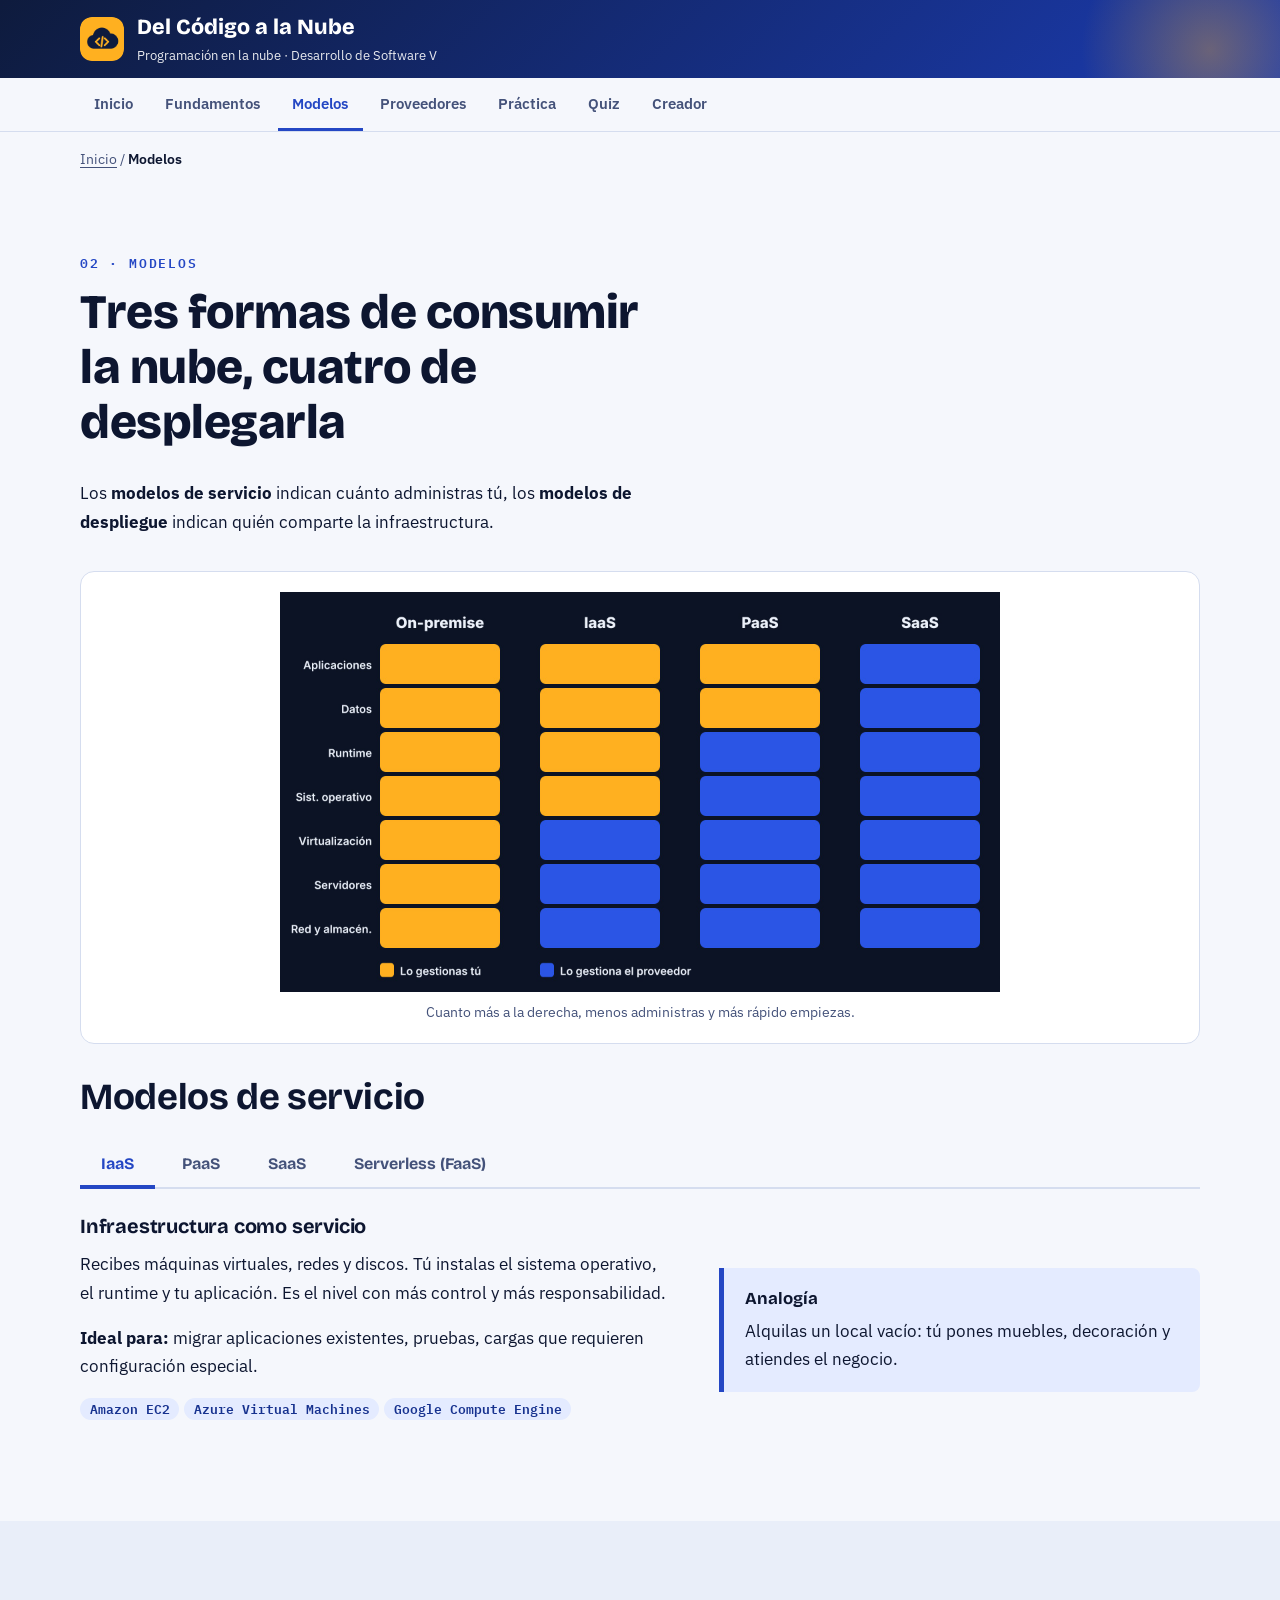
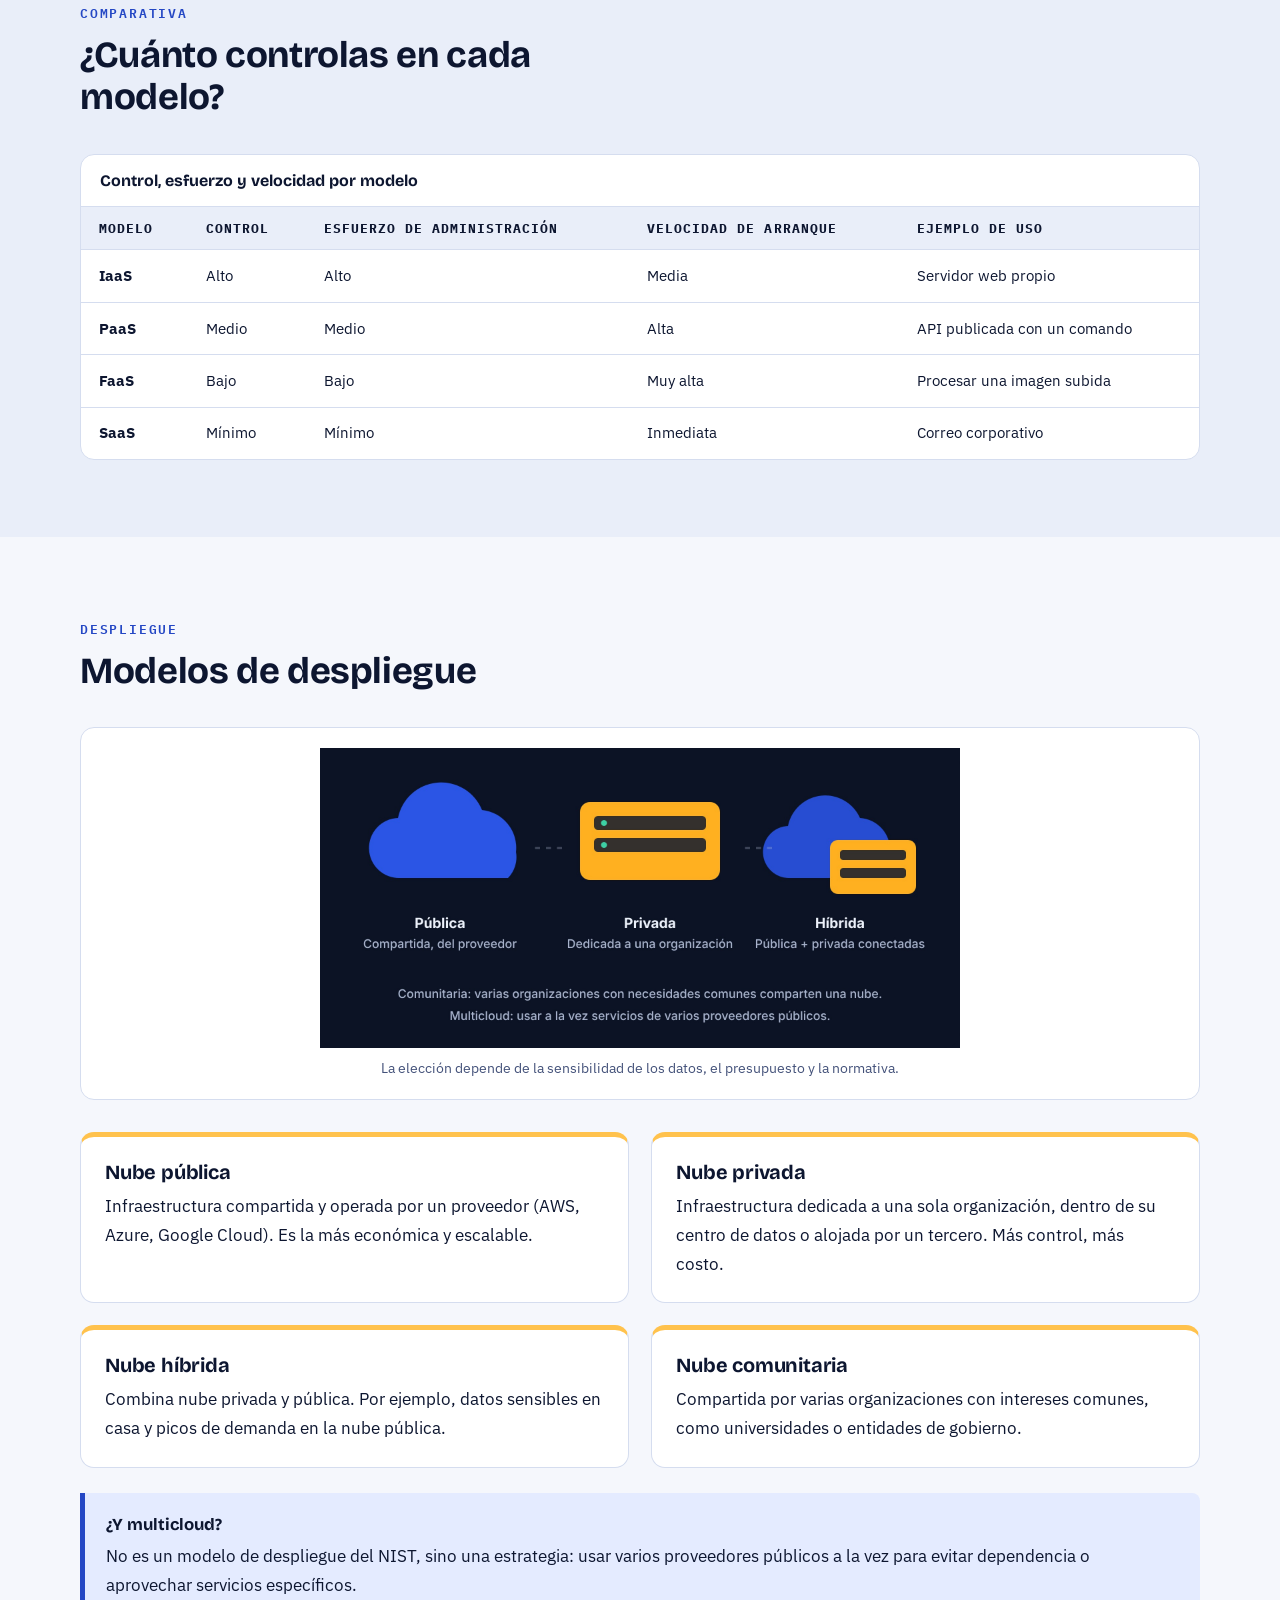
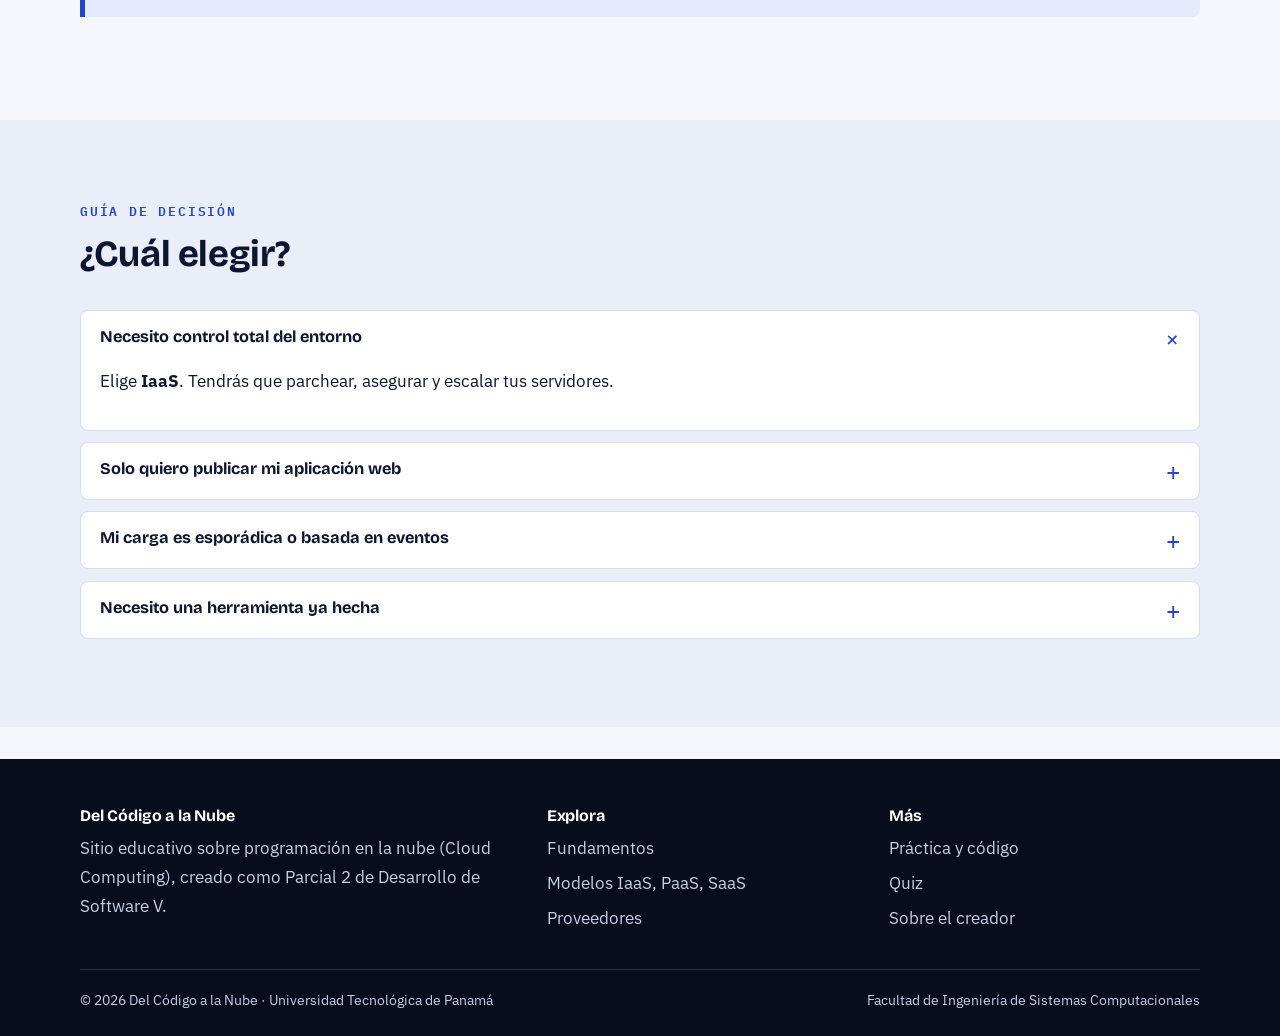
<file: modelos.html>
<!doctype html>
<html lang="es">
  <head>
    <meta charset="utf-8" />
    <meta name="viewport" content="width=device-width, initial-scale=1" />
    <meta name="color-scheme" content="dark light" />
    <title>Modelos de servicio y despliegue · Del Código a la Nube</title>
    <meta
      name="description"
      content="IaaS, PaaS, SaaS, serverless y modelos de despliegue: pública, privada, híbrida y comunitaria."
    />
    <link rel="icon" type="image/jpeg" href="IMG/logo.jpg" />
    <link rel="preconnect" href="https://fonts.googleapis.com" />
    <link rel="preconnect" href="https://fonts.gstatic.com" crossorigin />
    <link
      href="https://fonts.googleapis.com/css2?family=Bricolage+Grotesque:wght@600;700;800&family=IBM+Plex+Mono:wght@400;600&family=IBM+Plex+Sans:wght@400;500;600;700&display=swap"
      rel="stylesheet"
    />
    <link rel="stylesheet" href="CSS/styles.css" />
  </head>
  <body>
    <a class="skip-link" href="#contenido">Saltar al contenido</a>

    <header class="site-header">
      <div class="wrap site-header__inner">
        <a class="brand" href="index.html" aria-label="Del Código a la Nube, ir al inicio">
          <img src="IMG/logo.jpg" alt="" width="44" height="44" />
          <span class="brand__text">
            <span class="brand__name">Del Código a la Nube</span>
            <span class="brand__tag">Programación en la nube · Desarrollo de Software V</span>
          </span>
        </a>
      </div>
    </header>

    <nav class="site-nav" aria-label="Navegación principal">
      <div class="wrap site-nav__inner">
        <button class="nav-toggle" type="button" aria-expanded="false" aria-controls="menu">☰ Menú</button>
        <ul class="nav-list" id="menu">
          <li><a href="index.html">Inicio</a></li>
          <li><a href="fundamentos.html">Fundamentos</a></li>
          <li><a href="modelos.html" aria-current="page">Modelos</a></li>
          <li><a href="proveedores.html">Proveedores</a></li>
          <li><a href="practica.html">Práctica</a></li>
          <li><a href="quiz.html">Quiz</a></li>
          <li><a href="creador.html">Creador</a></li>
        </ul>
      </div>
    </nav>
    <nav class="crumbs wrap" aria-label="Ruta de navegación">
      <a href="index.html">Inicio</a> / <span aria-current="page">Modelos</span>
    </nav>
    <main id="contenido">
      <section class="section">
        <div class="wrap">
          <div class="section__head">
            <span class="eyebrow">02 · Modelos</span>
            <h1 style="font-size: clamp(2rem, 4vw, 3rem)">
              Tres formas de consumir la nube, cuatro de desplegarla
            </h1>
            <p>
              Los <strong>modelos de servicio</strong> indican cuánto administras tú, los
              <strong>modelos de despliegue</strong> indican quién comparte la infraestructura.
            </p>
          </div>

          <figure class="fig-box reveal">
            <img
              src="IMG/modelos-servicio.jpg"
              alt="Cuadro comparativo: en on-premise todo lo gestionas tú; en IaaS gestionas desde el sistema operativo; en PaaS solo aplicaciones y datos; en SaaS lo gestiona todo el proveedor"
              width="720"
              height="400"
              loading="lazy"
            />
            <figcaption>Cuanto más a la derecha, menos administras y más rápido empiezas.</figcaption>
          </figure>

          <h2 class="mt-2">Modelos de servicio</h2>
          <div class="tabs">
            <div role="tablist" aria-label="Modelos de servicio">
              <button role="tab" id="t-iaas" aria-controls="p-iaas">IaaS</button>
              <button role="tab" id="t-paas" aria-controls="p-paas">PaaS</button>
              <button role="tab" id="t-saas" aria-controls="p-saas">SaaS</button>
              <button role="tab" id="t-faas" aria-controls="p-faas">Serverless (FaaS)</button>
            </div>
            <div role="tabpanel" id="p-iaas" aria-labelledby="t-iaas">
              <div class="split">
                <div>
                  <h3>Infraestructura como servicio</h3>
                  <p>
                    Recibes máquinas virtuales, redes y discos. Tú instalas el sistema operativo, el runtime y
                    tu aplicación. Es el nivel con más control y más responsabilidad.
                  </p>
                  <p>
                    <strong>Ideal para:</strong> migrar aplicaciones existentes, pruebas, cargas que requieren
                    configuración especial.
                  </p>
                  <p class="badges">
                    <span class="badge">Amazon EC2</span>
                    <span class="badge">Azure Virtual Machines</span>
                    <span class="badge">Google Compute Engine</span>
                  </p>
                </div>
                <aside class="callout">
                  <strong>Analogía</strong>Alquilas un local vacío: tú pones muebles, decoración y atiendes el
                  negocio.
                </aside>
              </div>
            </div>
            <div role="tabpanel" id="p-paas" aria-labelledby="t-paas" hidden>
              <div class="split">
                <div>
                  <h3>Plataforma como servicio</h3>
                  <p>
                    El proveedor gestiona servidores, sistema operativo y runtime. Tú subes tu código y datos.
                    Incluye escalado, balanceo y actualizaciones.
                  </p>
                  <p>
                    <strong>Ideal para:</strong> desarrollar y publicar aplicaciones web y APIs rápidamente.
                  </p>
                  <p class="badges">
                    <span class="badge">AWS Elastic Beanstalk</span>
                    <span class="badge">Azure App Service</span>
                    <span class="badge">Google App Engine</span>
                  </p>
                </div>
                <aside class="callout">
                  <strong>Analogía</strong>Alquilas un local amueblado: solo llevas tu producto y atiendes.
                </aside>
              </div>
            </div>
            <div role="tabpanel" id="p-saas" aria-labelledby="t-saas" hidden>
              <div class="split">
                <div>
                  <h3>Software como servicio</h3>
                  <p>
                    Usas una aplicación completa desde el navegador. No instalas ni administras nada; solo la
                    configuras y la usas.
                  </p>
                  <p><strong>Ideal para:</strong> correo, ofimática, CRM, videollamadas.</p>
                  <p class="badges">
                    <span class="badge">Gmail</span>
                    <span class="badge">Microsoft 365</span>
                    <span class="badge">Zoom</span>
                    <span class="badge">Slack</span>
                  </p>
                </div>
                <aside class="callout">
                  <strong>Analogía</strong>Comes en un restaurante: ni cocinas ni lavas los platos.
                </aside>
              </div>
            </div>
            <div role="tabpanel" id="p-faas" aria-labelledby="t-faas" hidden>
              <div class="split">
                <div>
                  <h3>Funciones como servicio</h3>
                  <p>
                    Escribes funciones pequeñas que se ejecutan solo cuando ocurre un evento (una petición
                    HTTP, un archivo subido, un mensaje en una cola). Pagas por ejecución y la plataforma
                    escala sola.
                  </p>
                  <p>
                    <strong>Ideal para:</strong> APIs ligeras, procesamiento de archivos, automatizaciones.
                  </p>
                  <p class="badges">
                    <span class="badge">AWS Lambda</span>
                    <span class="badge">Azure Functions</span>
                    <span class="badge">Google Cloud Functions</span>
                  </p>
                </div>
                <aside class="callout">
                  <strong>Analogía</strong>Pides un taxi solo cuando lo necesitas, en lugar de comprar un
                  auto.
                </aside>
              </div>
            </div>
          </div>
        </div>
      </section>

      <section class="section section--tint">
        <div class="wrap">
          <div class="section__head reveal">
            <span class="eyebrow">Comparativa</span>
            <h2>¿Cuánto controlas en cada modelo?</h2>
          </div>
          <div class="table-wrap reveal">
            <table>
              <caption>
                Control, esfuerzo y velocidad por modelo
              </caption>
              <thead>
                <tr>
                  <th scope="col">Modelo</th>
                  <th scope="col">Control</th>
                  <th scope="col">Esfuerzo de administración</th>
                  <th scope="col">Velocidad de arranque</th>
                  <th scope="col">Ejemplo de uso</th>
                </tr>
              </thead>
              <tbody>
                <tr>
                  <th scope="row">IaaS</th>
                  <td>Alto</td>
                  <td>Alto</td>
                  <td>Media</td>
                  <td>Servidor web propio</td>
                </tr>
                <tr>
                  <th scope="row">PaaS</th>
                  <td>Medio</td>
                  <td>Medio</td>
                  <td>Alta</td>
                  <td>API publicada con un comando</td>
                </tr>
                <tr>
                  <th scope="row">FaaS</th>
                  <td>Bajo</td>
                  <td>Bajo</td>
                  <td>Muy alta</td>
                  <td>Procesar una imagen subida</td>
                </tr>
                <tr>
                  <th scope="row">SaaS</th>
                  <td>Mínimo</td>
                  <td>Mínimo</td>
                  <td>Inmediata</td>
                  <td>Correo corporativo</td>
                </tr>
              </tbody>
            </table>
          </div>
        </div>
      </section>

      <section class="section">
        <div class="wrap">
          <div class="section__head reveal">
            <span class="eyebrow">Despliegue</span>
            <h2>Modelos de despliegue</h2>
          </div>
          <figure class="fig-box reveal">
            <img
              src="IMG/despliegue.jpg"
              alt="Esquema de nube pública, nube privada y nube híbrida"
              width="640"
              height="300"
              loading="lazy"
            />
            <figcaption>
              La elección depende de la sensibilidad de los datos, el presupuesto y la normativa.
            </figcaption>
          </figure>
          <div class="grid grid--2 mt-2">
            <div class="card card--amber reveal">
              <h3>Nube pública</h3>
              <p>
                Infraestructura compartida y operada por un proveedor (AWS, Azure, Google Cloud). Es la más
                económica y escalable.
              </p>
            </div>
            <div class="card card--amber reveal">
              <h3>Nube privada</h3>
              <p>
                Infraestructura dedicada a una sola organización, dentro de su centro de datos o alojada por
                un tercero. Más control, más costo.
              </p>
            </div>
            <div class="card card--amber reveal">
              <h3>Nube híbrida</h3>
              <p>
                Combina nube privada y pública. Por ejemplo, datos sensibles en casa y picos de demanda en la
                nube pública.
              </p>
            </div>
            <div class="card card--amber reveal">
              <h3>Nube comunitaria</h3>
              <p>
                Compartida por varias organizaciones con intereses comunes, como universidades o entidades de
                gobierno.
              </p>
            </div>
          </div>
          <aside class="callout reveal">
            <strong>¿Y multicloud?</strong>No es un modelo de despliegue del NIST, sino una estrategia: usar
            varios proveedores públicos a la vez para evitar dependencia o aprovechar servicios específicos.
          </aside>
        </div>
      </section>

      <section class="section section--tint">
        <div class="wrap">
          <div class="section__head reveal">
            <span class="eyebrow">Guía de decisión</span>
            <h2>¿Cuál elegir?</h2>
          </div>
          <details open>
            <summary>Necesito control total del entorno</summary>
            <div>
              <p>Elige <strong>IaaS</strong>. Tendrás que parchear, asegurar y escalar tus servidores.</p>
            </div>
          </details>
          <details>
            <summary>Solo quiero publicar mi aplicación web</summary>
            <div>
              <p>Elige <strong>PaaS</strong>. Subes el código y la plataforma se encarga del resto.</p>
            </div>
          </details>
          <details>
            <summary>Mi carga es esporádica o basada en eventos</summary>
            <div>
              <p>
                Elige <strong>serverless</strong>. Solo pagas cuando se ejecuta y no administras servidores.
              </p>
            </div>
          </details>
          <details>
            <summary>Necesito una herramienta ya hecha</summary>
            <div>
              <p>Elige <strong>SaaS</strong>. Es la opción más rápida si el producto cubre tu necesidad.</p>
            </div>
          </details>
        </div>
      </section>
    </main>

    <button class="to-top" type="button" aria-label="Volver al inicio de la página">↑</button>

    <footer class="site-footer">
      <div class="wrap">
        <div class="footer__grid">
          <div>
            <h2 class="footer-h">Del Código a la Nube</h2>
            <p>
              Sitio educativo sobre programación en la nube (Cloud Computing), creado como Parcial 2 de
              Desarrollo de Software V.
            </p>
          </div>
          <div>
            <h2 class="footer-h">Explora</h2>
            <ul>
              <li><a href="fundamentos.html">Fundamentos</a></li>
              <li><a href="modelos.html">Modelos IaaS, PaaS, SaaS</a></li>
              <li><a href="proveedores.html">Proveedores</a></li>
            </ul>
          </div>
          <div>
            <h2 class="footer-h">Más</h2>
            <ul>
              <li><a href="practica.html">Práctica y código</a></li>
              <li><a href="quiz.html">Quiz</a></li>
              <li><a href="creador.html">Sobre el creador</a></li>
            </ul>
          </div>
        </div>
        <div class="footer__bottom">
          <span>© 2026 Del Código a la Nube · Universidad Tecnológica de Panamá</span>
          <span>Facultad de Ingeniería de Sistemas Computacionales</span>
        </div>
      </div>
    </footer>
    <script src="JS/main.js" defer></script>
  </body>
</html>
</file>
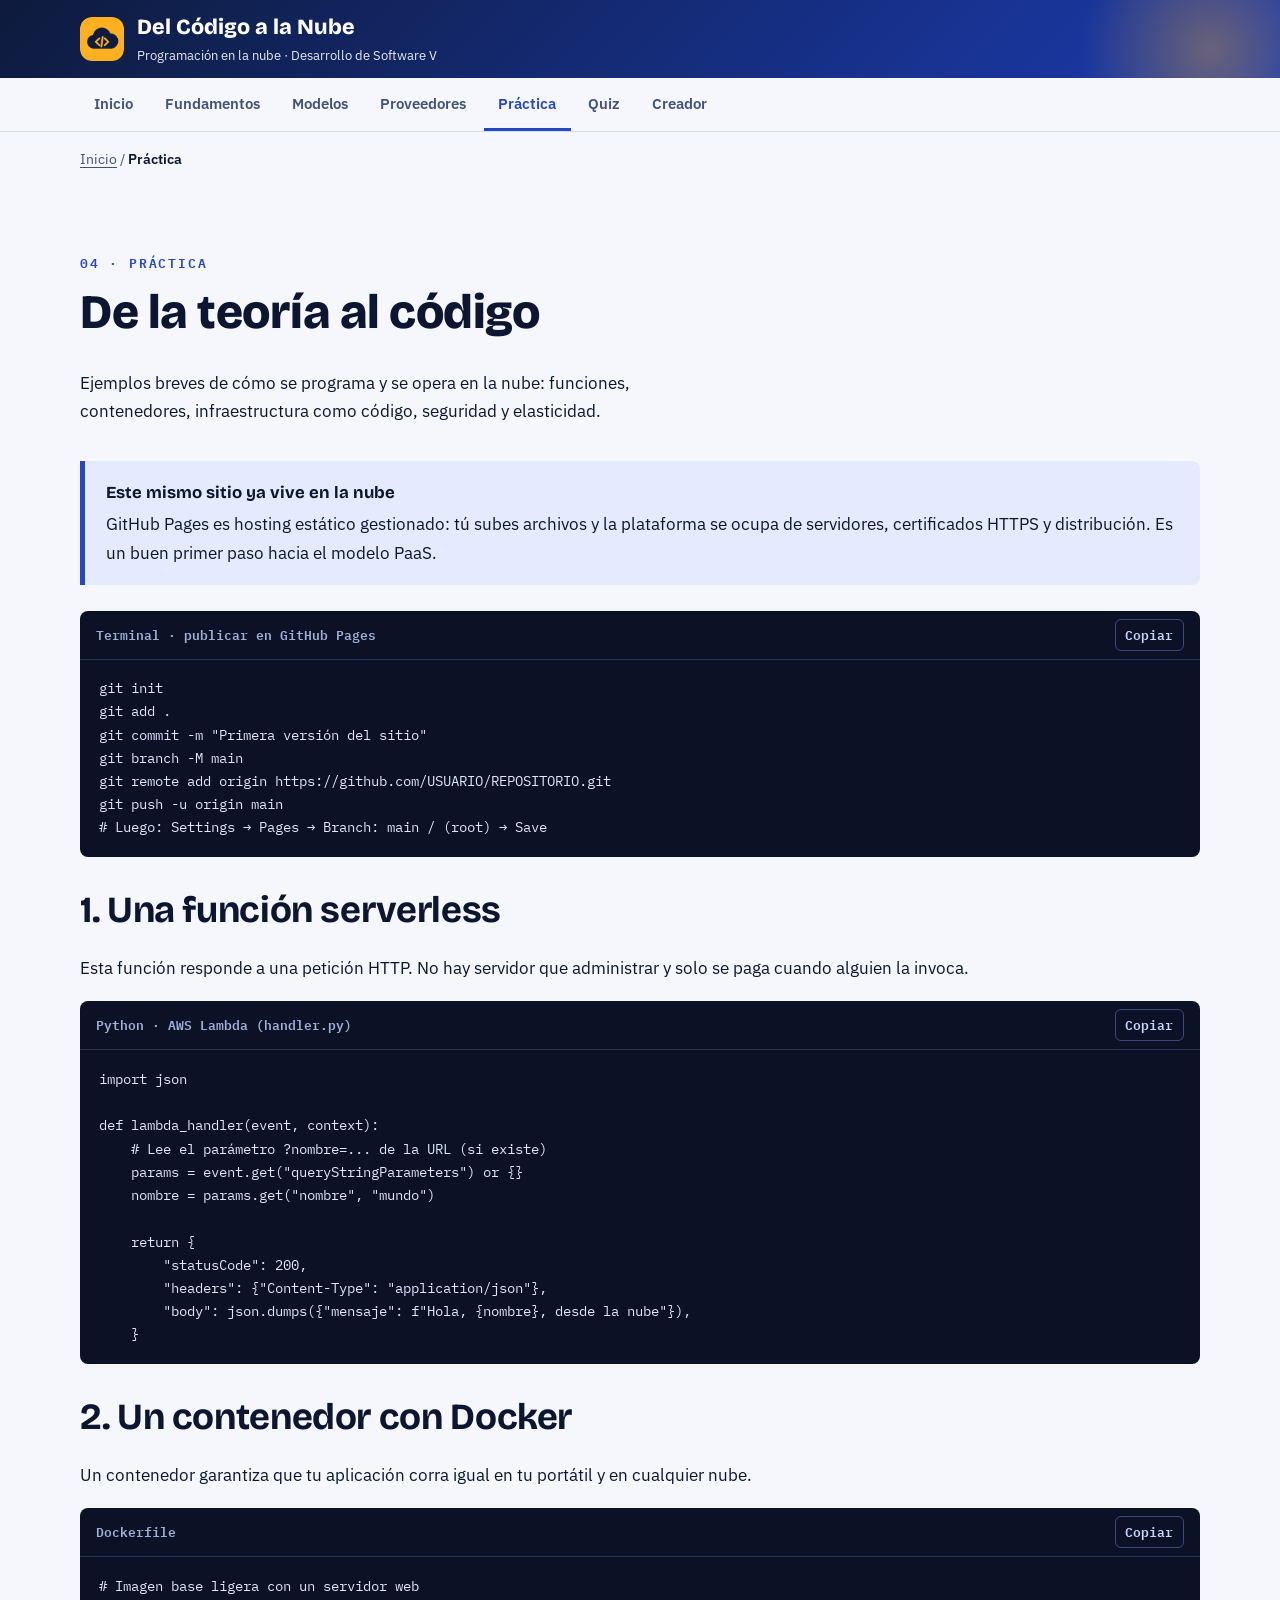
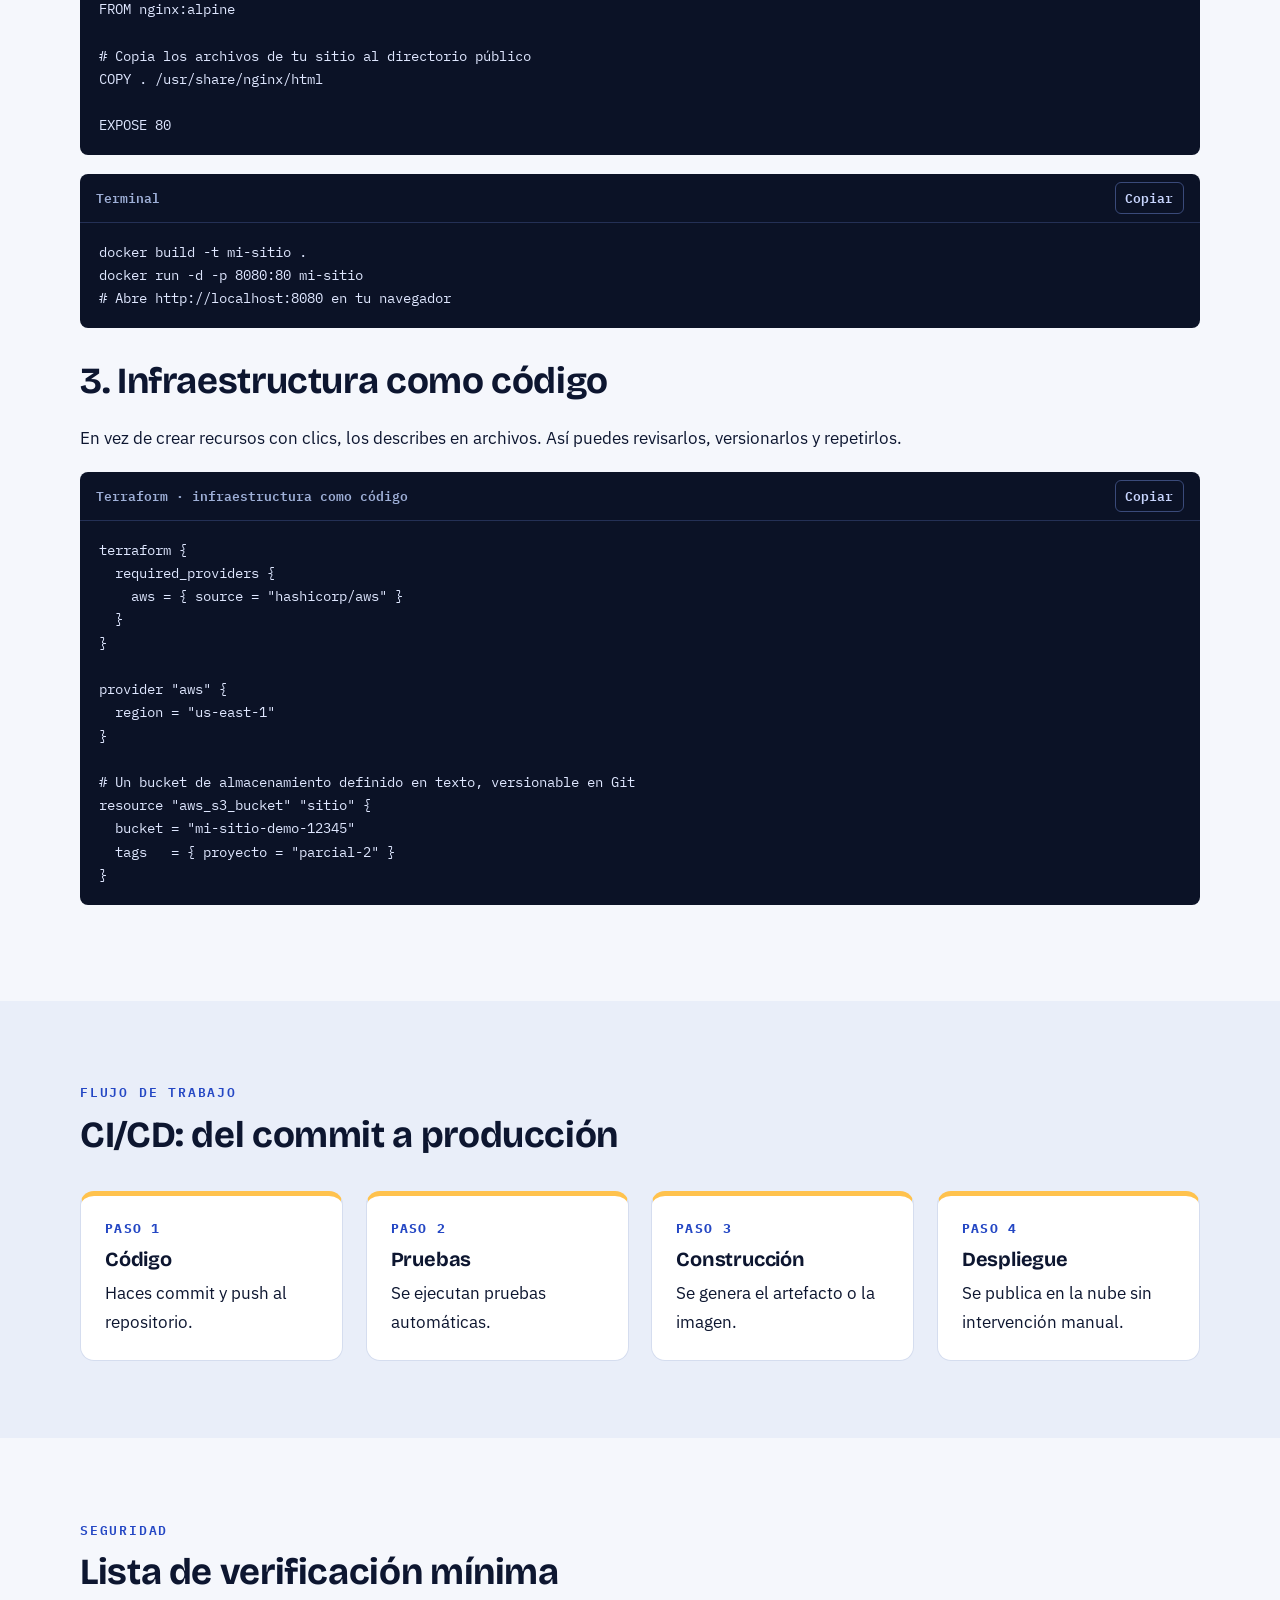
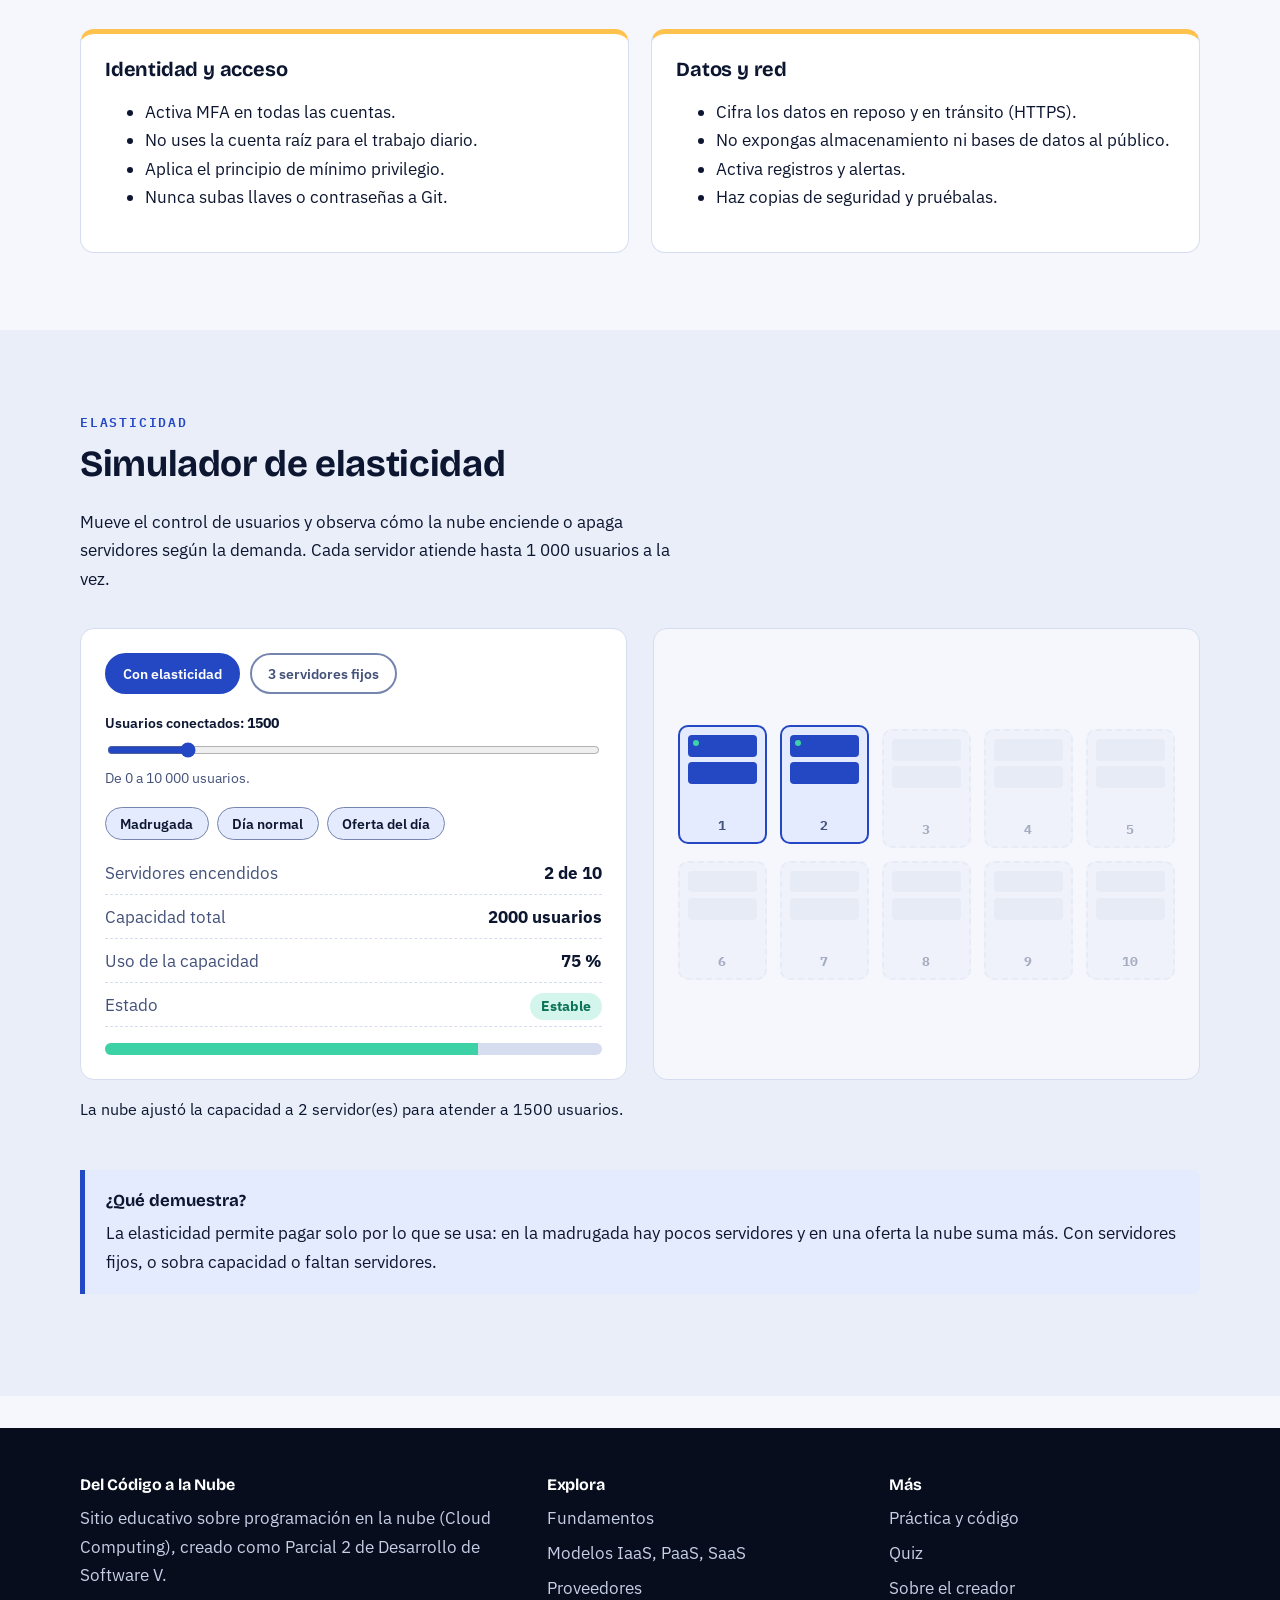
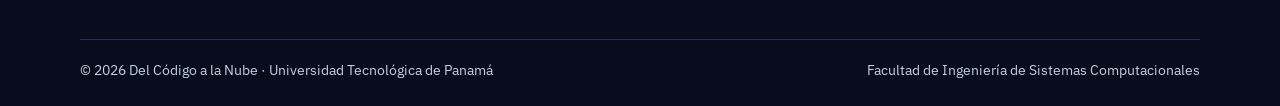
<file: practica.html>
<!doctype html>
<html lang="es">
  <head>
    <meta charset="utf-8" />
    <meta name="viewport" content="width=device-width, initial-scale=1" />
    <meta name="color-scheme" content="dark light" />
    <title>Práctica y código · Del Código a la Nube</title>
    <meta
      name="description"
      content="Ejemplos de funciones serverless, Docker, infraestructura como código, seguridad y un simulador de elasticidad."
    />
    <link rel="icon" type="image/jpeg" href="IMG/logo.jpg" />
    <link rel="preconnect" href="https://fonts.googleapis.com" />
    <link rel="preconnect" href="https://fonts.gstatic.com" crossorigin />
    <link
      href="https://fonts.googleapis.com/css2?family=Bricolage+Grotesque:wght@600;700;800&family=IBM+Plex+Mono:wght@400;600&family=IBM+Plex+Sans:wght@400;500;600;700&display=swap"
      rel="stylesheet"
    />
    <link rel="stylesheet" href="CSS/styles.css" />
  </head>
  <body>
    
    <a class="skip-link" href="#contenido">Saltar al contenido</a>

    <header class="site-header">
      <div class="wrap site-header__inner">
        <a class="brand" href="index.html" aria-label="Del Código a la Nube, ir al inicio">
          <img src="IMG/logo.jpg" alt="" width="44" height="44" />
          <span class="brand__text">
            <span class="brand__name">Del Código a la Nube</span>
            <span class="brand__tag">Programación en la nube · Desarrollo de Software V</span>
          </span>
        </a>
      </div>
    </header>

    <nav class="site-nav" aria-label="Navegación principal">
      <div class="wrap site-nav__inner">
        <button class="nav-toggle" type="button" aria-expanded="false" aria-controls="menu">☰ Menú</button>
        <ul class="nav-list" id="menu">
          <li><a href="index.html">Inicio</a></li>
          <li><a href="fundamentos.html">Fundamentos</a></li>
          <li><a href="modelos.html">Modelos</a></li>
          <li><a href="proveedores.html">Proveedores</a></li>
          <li><a href="practica.html" aria-current="page">Práctica</a></li>
          <li><a href="quiz.html">Quiz</a></li>
          <li><a href="creador.html">Creador</a></li>
        </ul>
      </div>
    </nav>
    <nav class="crumbs wrap" aria-label="Ruta de navegación">
      <a href="index.html">Inicio</a> / <span aria-current="page">Práctica</span>
    </nav>
    <main id="contenido">
      <section class="section">
        <div class="wrap">
          <div class="section__head">
            <span class="eyebrow">04 · Práctica</span>
            <h1 style="font-size: clamp(2rem, 4vw, 3rem)">De la teoría al código</h1>
            <p>
              Ejemplos breves de cómo se programa y se opera en la nube: funciones, contenedores,
              infraestructura como código, seguridad y elasticidad.
            </p>
          </div>

          <aside class="callout reveal">
            <strong>Este mismo sitio ya vive en la nube</strong>GitHub Pages es hosting estático gestionado:
            tú subes archivos y la plataforma se ocupa de servidores, certificados HTTPS y distribución. Es un
            buen primer paso hacia el modelo PaaS.
          </aside>
          <div class="code">
            <div class="code__label">
              <span>Terminal · publicar en GitHub Pages</span
              ><button class="code__copy" type="button">Copiar</button>
            </div>
            <pre><code>git init
git add .
git commit -m "Primera versión del sitio"
git branch -M main
git remote add origin https://github.com/USUARIO/REPOSITORIO.git
git push -u origin main
# Luego: Settings → Pages → Branch: main / (root) → Save</code></pre>
          </div>

          <h2 class="mt-2">1. Una función serverless</h2>
          <p>
            Esta función responde a una petición HTTP. No hay servidor que administrar y solo se paga cuando
            alguien la invoca.
          </p>
          <div class="code">
            <div class="code__label">
              <span>Python · AWS Lambda (handler.py)</span
              ><button class="code__copy" type="button">Copiar</button>
            </div>
            <pre><code>import json

def lambda_handler(event, context):
    # Lee el parámetro ?nombre=... de la URL (si existe)
    params = event.get("queryStringParameters") or {}
    nombre = params.get("nombre", "mundo")

    return {
        "statusCode": 200,
        "headers": {"Content-Type": "application/json"},
        "body": json.dumps({"mensaje": f"Hola, {nombre}, desde la nube"}),
    }</code></pre>
          </div>

          <h2 class="mt-2">2. Un contenedor con Docker</h2>
          <p>Un contenedor garantiza que tu aplicación corra igual en tu portátil y en cualquier nube.</p>
          <div class="code">
            <div class="code__label">
              <span>Dockerfile</span><button class="code__copy" type="button">Copiar</button>
            </div>
            <pre><code># Imagen base ligera con un servidor web
FROM nginx:alpine

# Copia los archivos de tu sitio al directorio público
COPY . /usr/share/nginx/html

EXPOSE 80</code></pre>
          </div>
          <div class="code">
            <div class="code__label">
              <span>Terminal</span><button class="code__copy" type="button">Copiar</button>
            </div>
            <pre><code>docker build -t mi-sitio .
docker run -d -p 8080:80 mi-sitio
# Abre http://localhost:8080 en tu navegador</code></pre>
          </div>

          <h2 class="mt-2">3. Infraestructura como código</h2>
          <p>
            En vez de crear recursos con clics, los describes en archivos. Así puedes revisarlos, versionarlos
            y repetirlos.
          </p>
          <div class="code">
            <div class="code__label">
              <span>Terraform · infraestructura como código</span
              ><button class="code__copy" type="button">Copiar</button>
            </div>
            <pre><code>terraform {
  required_providers {
    aws = { source = "hashicorp/aws" }
  }
}

provider "aws" {
  region = "us-east-1"
}

# Un bucket de almacenamiento definido en texto, versionable en Git
resource "aws_s3_bucket" "sitio" {
  bucket = "mi-sitio-demo-12345"
  tags   = { proyecto = "parcial-2" }
}</code></pre>
          </div>
        </div>
      </section>

      <section class="section section--tint">
        <div class="wrap">
          <div class="section__head reveal">
            <span class="eyebrow">Flujo de trabajo</span>
            <h2>CI/CD: del commit a producción</h2>
          </div>
          <div class="grid grid--4">
            <div class="card card--amber reveal">
              <span class="card__num">PASO 1</span>
              <h3>Código</h3>
              <p>Haces commit y push al repositorio.</p>
            </div>
            <div class="card card--amber reveal">
              <span class="card__num">PASO 2</span>
              <h3>Pruebas</h3>
              <p>Se ejecutan pruebas automáticas.</p>
            </div>
            <div class="card card--amber reveal">
              <span class="card__num">PASO 3</span>
              <h3>Construcción</h3>
              <p>Se genera el artefacto o la imagen.</p>
            </div>
            <div class="card card--amber reveal">
              <span class="card__num">PASO 4</span>
              <h3>Despliegue</h3>
              <p>Se publica en la nube sin intervención manual.</p>
            </div>
          </div>
        </div>
      </section>

      <section class="section">
        <div class="wrap">
          <div class="section__head reveal">
            <span class="eyebrow">Seguridad</span>
            <h2>Lista de verificación mínima</h2>
          </div>
          <div class="grid grid--2">
            <div class="card card--amber reveal">
              <h3>Identidad y acceso</h3>
              <ul>
                <li>Activa MFA en todas las cuentas.</li>
                <li>No uses la cuenta raíz para el trabajo diario.</li>
                <li>Aplica el principio de mínimo privilegio.</li>
                <li>Nunca subas llaves o contraseñas a Git.</li>
              </ul>
            </div>
            <div class="card card--amber reveal">
              <h3>Datos y red</h3>
              <ul>
                <li>Cifra los datos en reposo y en tránsito (HTTPS).</li>
                <li>No expongas almacenamiento ni bases de datos al público.</li>
                <li>Activa registros y alertas.</li>
                <li>Haz copias de seguridad y pruébalas.</li>
              </ul>
            </div>
          </div>
        </div>
      </section>

      <section class="section section--tint">
        <div class="wrap">
          <div class="section__head reveal">
            <span class="eyebrow">Elasticidad</span>
            <h2>Simulador de elasticidad</h2>
            <p>
              Mueve el control de usuarios y observa cómo la nube enciende o apaga servidores según la
              demanda. Cada servidor atiende hasta 1 000 usuarios a la vez.
            </p>
          </div>
          <div class="elastic reveal">
            <div class="elastic__panel">
              <fieldset class="plain">
                <legend class="sr-only">Modo de la infraestructura</legend>
                <div class="mode">
                  <label class="mode__opt"
                    ><input type="radio" name="e-mode" value="elastico" checked /><span
                      >Con elasticidad</span
                    ></label
                  >
                  <label class="mode__opt"
                    ><input type="radio" name="e-mode" value="fijo" /><span>3 servidores fijos</span></label
                  >
                </div>
              </fieldset>
              <div class="field">
                <label for="e-users">Usuarios conectados: <b id="e-users-v">1 500</b></label>
                <input
                  type="range"
                  id="e-users"
                  name="usuarios"
                  min="0"
                  max="10000"
                  step="100"
                  value="1500"
                />
                <small>De 0 a 10 000 usuarios.</small>
              </div>
              <div class="presets" role="group" aria-label="Escenarios de ejemplo">
                <button class="chip" type="button" data-users="200">Madrugada</button>
                <button class="chip" type="button" data-users="2500">Día normal</button>
                <button class="chip" type="button" data-users="9000">Oferta del día</button>
              </div>
              <dl class="readout">
                <div>
                  <dt>Servidores encendidos</dt>
                  <dd id="e-on">2 de 10</dd>
                </div>
                <div>
                  <dt>Capacidad total</dt>
                  <dd id="e-cap">2 000 usuarios</dd>
                </div>
                <div>
                  <dt>Uso de la capacidad</dt>
                  <dd id="e-use">75 %</dd>
                </div>
                <div>
                  <dt>Estado</dt>
                  <dd><span id="e-state" class="state state--ok">Estable</span></dd>
                </div>
              </dl>
              <div class="meter" aria-hidden="true">
                <div id="e-bar" class="meter__fill meter__fill--ok"></div>
              </div>
            </div>
            <div
              class="elastic__stage"
              id="e-stage"
              role="img"
              aria-label="Diez espacios para servidores; los encendidos aparecen iluminados"
            >
              <div class="server" aria-hidden="true"><i></i><i></i><span>1</span></div>
              <div class="server" aria-hidden="true"><i></i><i></i><span>2</span></div>
              <div class="server" aria-hidden="true"><i></i><i></i><span>3</span></div>
              <div class="server" aria-hidden="true"><i></i><i></i><span>4</span></div>
              <div class="server" aria-hidden="true"><i></i><i></i><span>5</span></div>
              <div class="server" aria-hidden="true"><i></i><i></i><span>6</span></div>
              <div class="server" aria-hidden="true"><i></i><i></i><span>7</span></div>
              <div class="server" aria-hidden="true"><i></i><i></i><span>8</span></div>
              <div class="server" aria-hidden="true"><i></i><i></i><span>9</span></div>
              <div class="server" aria-hidden="true"><i></i><i></i><span>10</span></div>
            </div>
          </div>
          <p class="status elastic__msg" id="e-msg" role="status" aria-live="polite"></p>
          <aside class="callout reveal">
            <strong>¿Qué demuestra?</strong>La elasticidad permite pagar solo por lo que se usa: en la
            madrugada hay pocos servidores y en una oferta la nube suma más. Con servidores fijos, o sobra
            capacidad o faltan servidores.
          </aside>
        </div>
      </section>
    </main>

    <button class="to-top" type="button" aria-label="Volver al inicio de la página">↑</button>

    <footer class="site-footer">
      <div class="wrap">
        <div class="footer__grid">
          <div>
            <h2 class="footer-h">Del Código a la Nube</h2>
            <p>
              Sitio educativo sobre programación en la nube (Cloud Computing), creado como Parcial 2 de
              Desarrollo de Software V.
            </p>
          </div>
          <div>
            <h2 class="footer-h">Explora</h2>
            <ul>
              <li><a href="fundamentos.html">Fundamentos</a></li>
              <li><a href="modelos.html">Modelos IaaS, PaaS, SaaS</a></li>
              <li><a href="proveedores.html">Proveedores</a></li>
            </ul>
          </div>
          <div>
            <h2 class="footer-h">Más</h2>
            <ul>
              <li><a href="practica.html">Práctica y código</a></li>
              <li><a href="quiz.html">Quiz</a></li>
              <li><a href="creador.html">Sobre el creador</a></li>
            </ul>
          </div>
        </div>
        <div class="footer__bottom">
          <span>© 2026 Del Código a la Nube · Universidad Tecnológica de Panamá</span>
          <span>Facultad de Ingeniería de Sistemas Computacionales</span>
        </div>
      </div>
    </footer>
    <script src="JS/main.js" defer></script>
    <script src="JS/elasticidad.js" defer></script>
  </body>
</html>
</file>
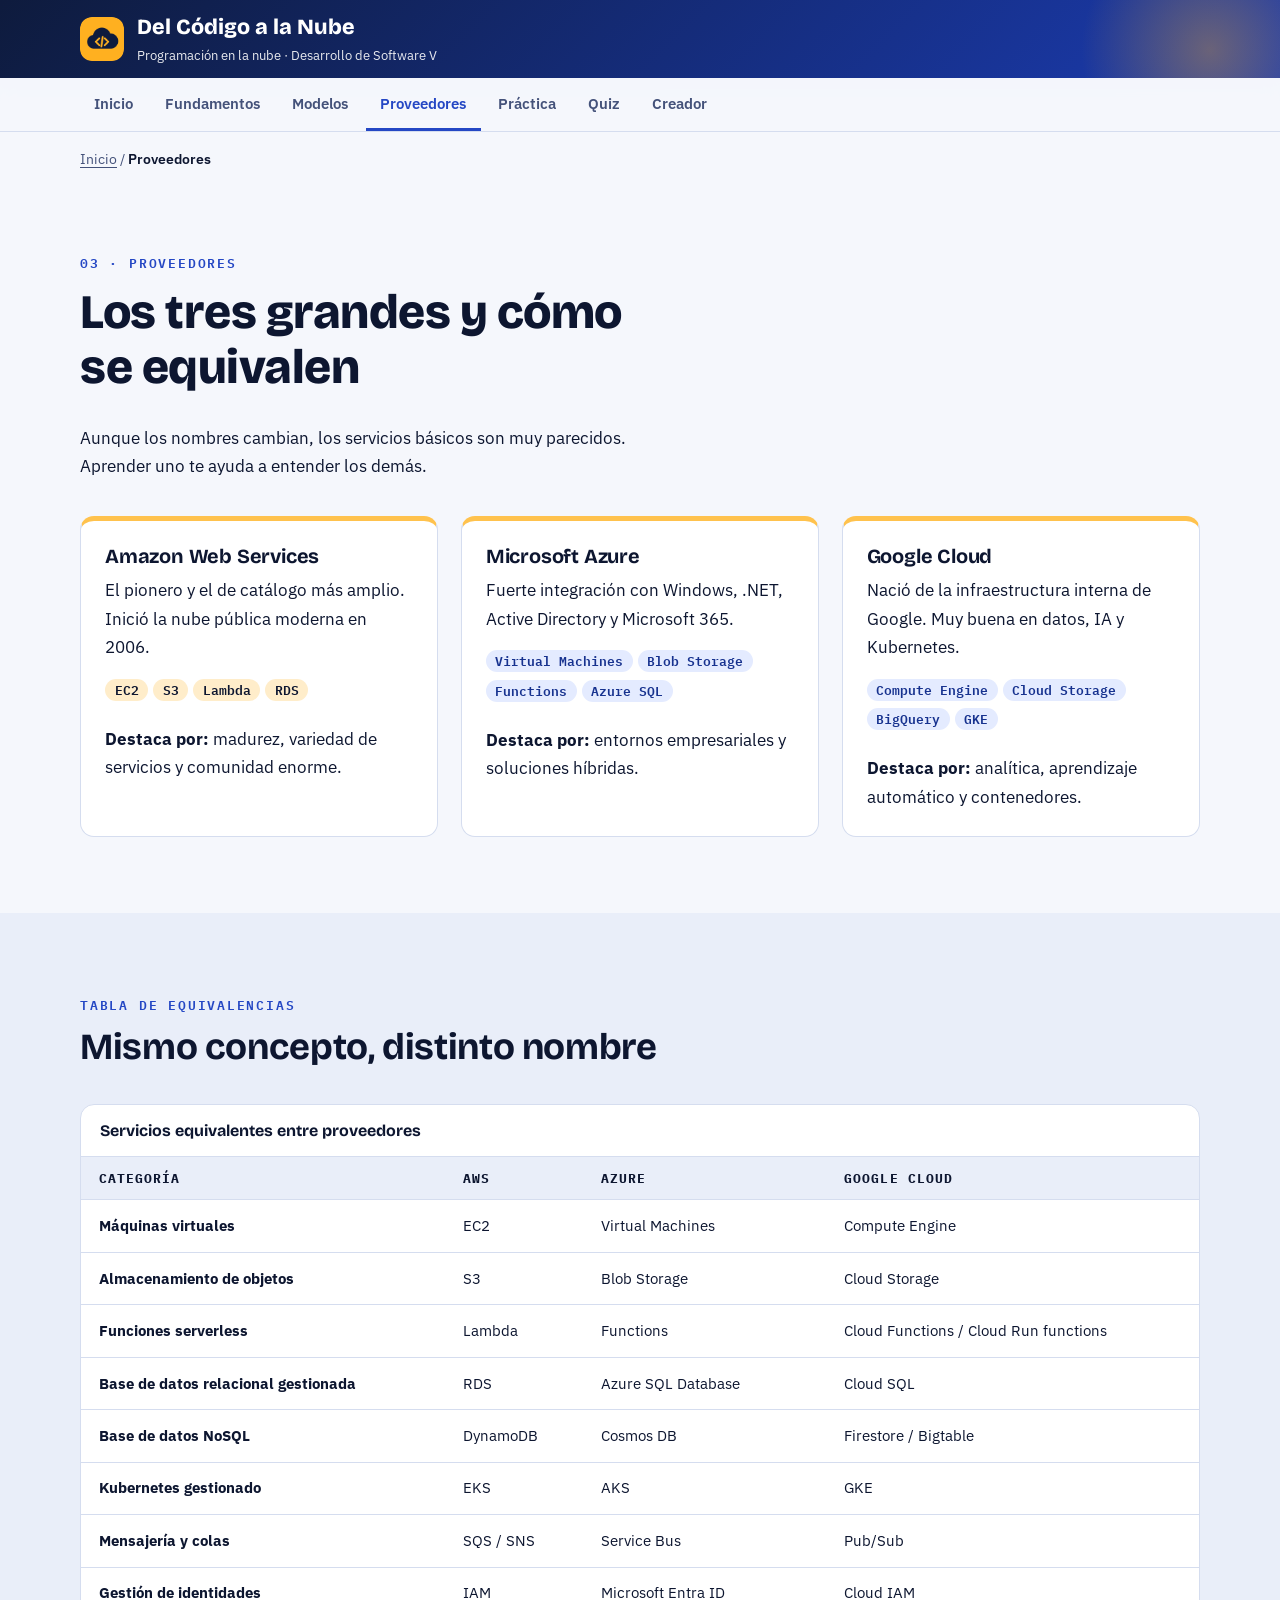
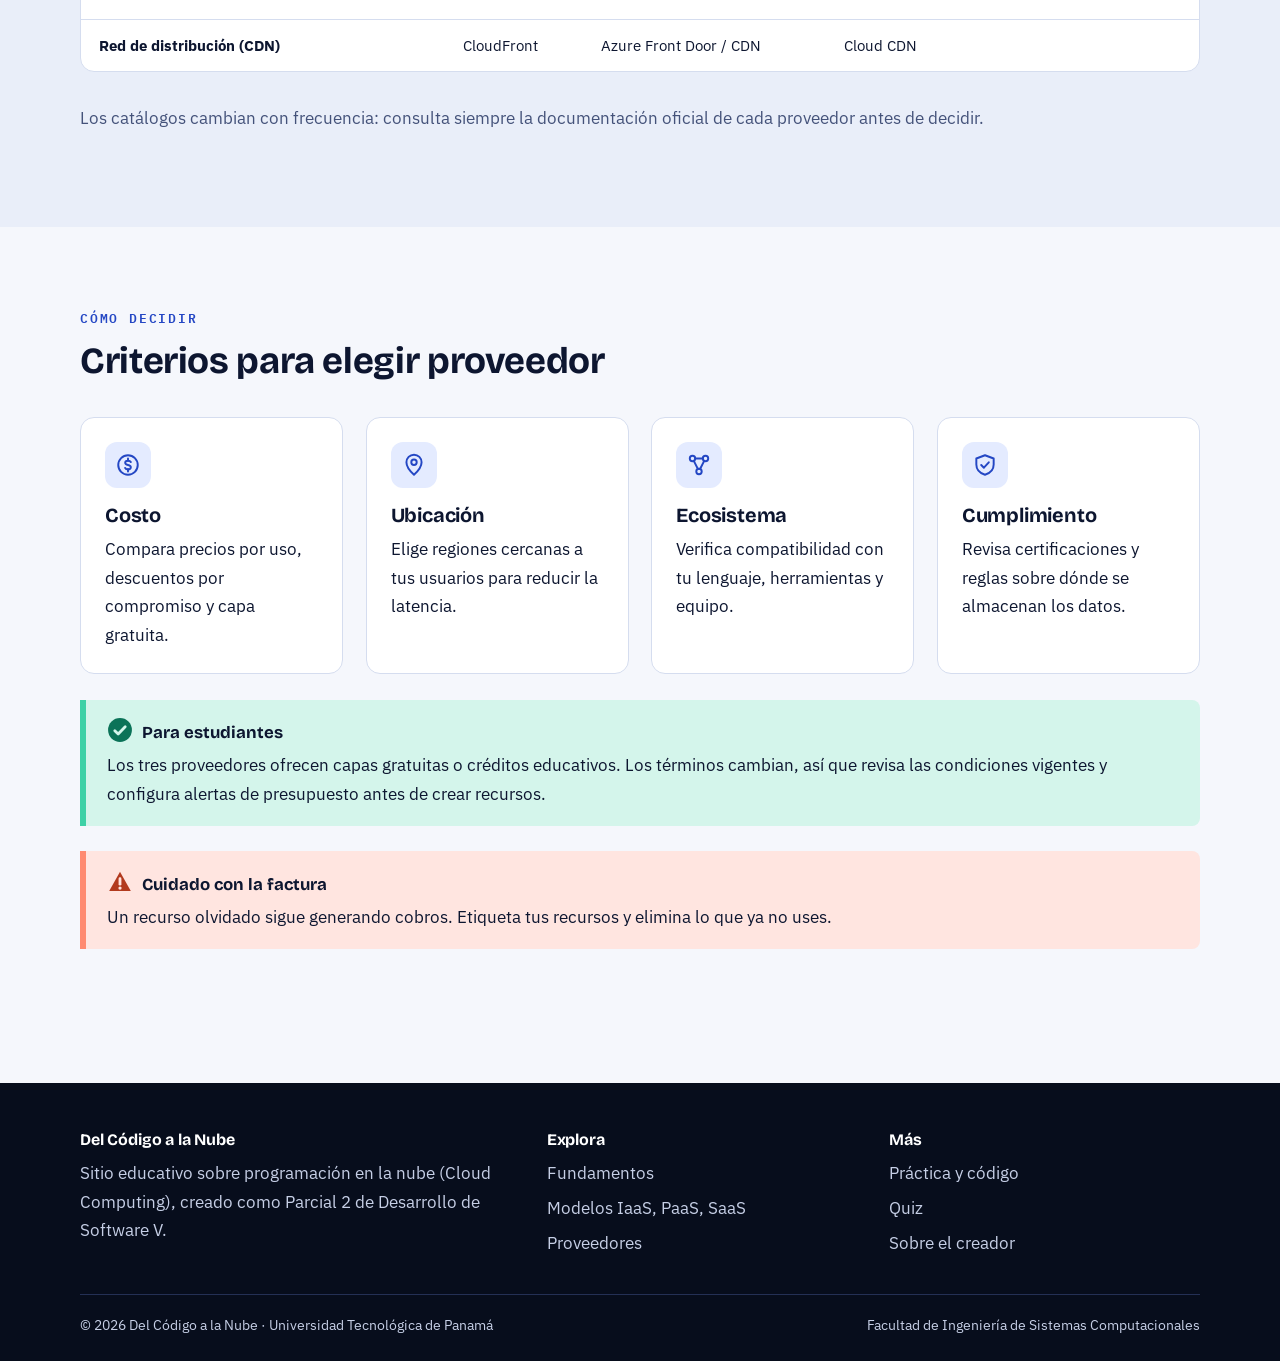
<file: proveedores.html>
<!doctype html>
<html lang="es">
  <head>
    <meta charset="utf-8" />
    <meta name="viewport" content="width=device-width, initial-scale=1" />
    <meta name="color-scheme" content="dark light" />
    <title>Proveedores de nube · Del Código a la Nube</title>
    <meta
      name="description"
      content="Comparación entre AWS, Microsoft Azure y Google Cloud con tabla de equivalencias de servicios."
    />
    <link rel="icon" type="image/jpeg" href="IMG/logo.jpg" />
    <link rel="preconnect" href="https://fonts.googleapis.com" />
    <link rel="preconnect" href="https://fonts.gstatic.com" crossorigin />
    <link
      href="https://fonts.googleapis.com/css2?family=Bricolage+Grotesque:wght@600;700;800&family=IBM+Plex+Mono:wght@400;600&family=IBM+Plex+Sans:wght@400;500;600;700&display=swap"
      rel="stylesheet"
    />
    <link rel="stylesheet" href="CSS/styles.css" />
  </head>
  <body>
   
    <a class="skip-link" href="#contenido">Saltar al contenido</a>

    <header class="site-header">
      <div class="wrap site-header__inner">
        <a class="brand" href="index.html" aria-label="Del Código a la Nube, ir al inicio">
          <img src="IMG/logo.jpg" alt="" width="44" height="44" />
          <span class="brand__text">
            <span class="brand__name">Del Código a la Nube</span>
            <span class="brand__tag">Programación en la nube · Desarrollo de Software V</span>
          </span>
        </a>
      </div>
    </header>

    <nav class="site-nav" aria-label="Navegación principal">
      <div class="wrap site-nav__inner">
        <button class="nav-toggle" type="button" aria-expanded="false" aria-controls="menu">☰ Menú</button>
        <ul class="nav-list" id="menu">
          <li><a href="index.html">Inicio</a></li>
          <li><a href="fundamentos.html">Fundamentos</a></li>
          <li><a href="modelos.html">Modelos</a></li>
          <li><a href="proveedores.html" aria-current="page">Proveedores</a></li>
          <li><a href="practica.html">Práctica</a></li>
          <li><a href="quiz.html">Quiz</a></li>
          <li><a href="creador.html">Creador</a></li>
        </ul>
      </div>
    </nav>
    <nav class="crumbs wrap" aria-label="Ruta de navegación">
      <a href="index.html">Inicio</a> / <span aria-current="page">Proveedores</span>
    </nav>
    
    <main id="contenido">
     
      <section class="section">
        <div class="wrap">
          <div class="section__head">
            <span class="eyebrow">03 · Proveedores</span>
            <h1 style="font-size: clamp(2rem, 4vw, 3rem)">Los tres grandes y cómo se equivalen</h1>
            <p>
              Aunque los nombres cambian, los servicios básicos son muy parecidos. Aprender uno te ayuda a
              entender los demás.
            </p>
          </div>
          <div class="grid grid--3">
            <div class="card card--amber reveal">
              <h3>Amazon Web Services</h3>
              <p>El pionero y el de catálogo más amplio. Inició la nube pública moderna en 2006.</p>
              <p class="badges">
                <span class="badge badge--amber">EC2</span>
                <span class="badge badge--amber">S3</span>
                <span class="badge badge--amber">Lambda</span>
                <span class="badge badge--amber">RDS</span>
              </p>
              <p><strong>Destaca por:</strong> madurez, variedad de servicios y comunidad enorme.</p>
            </div>
            <div class="card card--amber reveal">
              <h3>Microsoft Azure</h3>
              <p>Fuerte integración con Windows, .NET, Active Directory y Microsoft 365.</p>
              <p class="badges">
                <span class="badge">Virtual Machines</span>
                <span class="badge">Blob Storage</span>
                <span class="badge">Functions</span>
                <span class="badge">Azure SQL</span>
              </p>
              <p><strong>Destaca por:</strong> entornos empresariales y soluciones híbridas.</p>
            </div>
            <div class="card card--amber reveal">
              <h3>Google Cloud</h3>
              <p>Nació de la infraestructura interna de Google. Muy buena en datos, IA y Kubernetes.</p>
              <p class="badges">
                <span class="badge">Compute Engine</span>
                <span class="badge">Cloud Storage</span>
                <span class="badge">BigQuery</span>
                <span class="badge">GKE</span>
              </p>
              <p><strong>Destaca por:</strong> analítica, aprendizaje automático y contenedores.</p>
            </div>
          </div>
        </div>
      </section>

      <section class="section section--tint">
        <div class="wrap">
          <div class="section__head reveal">
            <span class="eyebrow">Tabla de equivalencias</span>
            <h2>Mismo concepto, distinto nombre</h2>
          </div>
          <div class="table-wrap reveal">
            <table>
              <caption>
                Servicios equivalentes entre proveedores
              </caption>
              <thead>
                <tr>
                  <th scope="col">Categoría</th>
                  <th scope="col">AWS</th>
                  <th scope="col">Azure</th>
                  <th scope="col">Google Cloud</th>
                </tr>
              </thead>
              <tbody>
                <tr>
                  <th scope="row">Máquinas virtuales</th>
                  <td>EC2</td>
                  <td>Virtual Machines</td>
                  <td>Compute Engine</td>
                </tr>
                <tr>
                  <th scope="row">Almacenamiento de objetos</th>
                  <td>S3</td>
                  <td>Blob Storage</td>
                  <td>Cloud Storage</td>
                </tr>
                <tr>
                  <th scope="row">Funciones serverless</th>
                  <td>Lambda</td>
                  <td>Functions</td>
                  <td>Cloud Functions / Cloud Run functions</td>
                </tr>
                <tr>
                  <th scope="row">Base de datos relacional gestionada</th>
                  <td>RDS</td>
                  <td>Azure SQL Database</td>
                  <td>Cloud SQL</td>
                </tr>
                <tr>
                  <th scope="row">Base de datos NoSQL</th>
                  <td>DynamoDB</td>
                  <td>Cosmos DB</td>
                  <td>Firestore / Bigtable</td>
                </tr>
                <tr>
                  <th scope="row">Kubernetes gestionado</th>
                  <td>EKS</td>
                  <td>AKS</td>
                  <td>GKE</td>
                </tr>
                <tr>
                  <th scope="row">Mensajería y colas</th>
                  <td>SQS / SNS</td>
                  <td>Service Bus</td>
                  <td>Pub/Sub</td>
                </tr>
                <tr>
                  <th scope="row">Gestión de identidades</th>
                  <td>IAM</td>
                  <td>Microsoft Entra ID</td>
                  <td>Cloud IAM</td>
                </tr>
                <tr>
                  <th scope="row">Red de distribución (CDN)</th>
                  <td>CloudFront</td>
                  <td>Azure Front Door / CDN</td>
                  <td>Cloud CDN</td>
                </tr>
              </tbody>
            </table>
          </div>
          <p class="muted mt-2">
            Los catálogos cambian con frecuencia: consulta siempre la documentación oficial de cada proveedor
            antes de decidir.
          </p>
        </div>
      </section>

      <section class="section">
        <div class="wrap">
          <div class="section__head reveal">
            <span class="eyebrow">Cómo decidir</span>
            <h2>Criterios para elegir proveedor</h2>
          </div>
          <div class="grid grid--4">
            <div class="card reveal">
              <span class="card__ico" aria-hidden="true"
                ><svg viewBox="0 0 24 24" aria-hidden="true" focusable="false">
                  <circle cx="12" cy="12" r="9" />
                  <path
                    d="M14.6 9.3A2.7 2.2 0 0 0 12 8c-1.5 0-2.6.8-2.6 2s1.1 1.7 2.6 2 2.6.8 2.6 2-1.1 2-2.6 2a2.7 2.2 0 0 1-2.6-1.3"
                  />
                  <path d="M12 6v2M12 16v2" /></svg
              ></span>
              <h3>Costo</h3>
              <p>Compara precios por uso, descuentos por compromiso y capa gratuita.</p>
            </div>
            <div class="card reveal">
              <span class="card__ico" aria-hidden="true"
                ><svg viewBox="0 0 24 24" aria-hidden="true" focusable="false">
                  <path d="M12 21s7-6.2 7-11.5a7 7 0 0 0-14 0C5 14.8 12 21 12 21z" />
                  <circle cx="12" cy="9.5" r="2.5" /></svg
              ></span>
              <h3>Ubicación</h3>
              <p>Elige regiones cercanas a tus usuarios para reducir la latencia.</p>
            </div>
            <div class="card reveal">
              <span class="card__ico" aria-hidden="true"
                ><svg viewBox="0 0 24 24" aria-hidden="true" focusable="false">
                  <circle cx="6" cy="6" r="2.5" />
                  <circle cx="18" cy="6" r="2.5" />
                  <circle cx="12" cy="18" r="2.5" />
                  <path d="M8.5 6h7M7.2 8.2l3.8 7.5M16.8 8.2l-3.8 7.5" /></svg
              ></span>
              <h3>Ecosistema</h3>
              <p>Verifica compatibilidad con tu lenguaje, herramientas y equipo.</p>
            </div>
            <div class="card reveal">
              <span class="card__ico" aria-hidden="true"
                ><svg viewBox="0 0 24 24" aria-hidden="true" focusable="false">
                  <path d="M12 3l8 3v5.5c0 4.5-3.2 8-8 9.5-4.8-1.5-8-5-8-9.5V6l8-3z" />
                  <path d="M8.5 12l2.5 2.5 4.5-5" /></svg
              ></span>
              <h3>Cumplimiento</h3>
              <p>Revisa certificaciones y reglas sobre dónde se almacenan los datos.</p>
            </div>
          </div>
          <aside class="callout callout--ok reveal">
            <strong>Para estudiantes</strong>Los tres proveedores ofrecen capas gratuitas o créditos
            educativos. Los términos cambian, así que revisa las condiciones vigentes y configura alertas de
            presupuesto antes de crear recursos.
          </aside>
          <aside class="callout callout--warn reveal">
            <strong>Cuidado con la factura</strong>Un recurso olvidado sigue generando cobros. Etiqueta tus
            recursos y elimina lo que ya no uses.
          </aside>
        </div>
      </section>
    </main>

    <button class="to-top" type="button" aria-label="Volver al inicio de la página">↑</button>

    <footer class="site-footer">
      <div class="wrap">
        <div class="footer__grid">
          <div>
            <h2 class="footer-h">Del Código a la Nube</h2>
            <p>
              Sitio educativo sobre programación en la nube (Cloud Computing), creado como Parcial 2 de
              Desarrollo de Software V.
            </p>
          </div>
          <div>
            <h2 class="footer-h">Explora</h2>
            <ul>
              <li><a href="fundamentos.html">Fundamentos</a></li>
              <li><a href="modelos.html">Modelos IaaS, PaaS, SaaS</a></li>
              <li><a href="proveedores.html">Proveedores</a></li>
            </ul>
          </div>
          <div>
            <h2 class="footer-h">Más</h2>
            <ul>
              <li><a href="practica.html">Práctica y código</a></li>
              <li><a href="quiz.html">Quiz</a></li>
              <li><a href="creador.html">Sobre el creador</a></li>
            </ul>
          </div>
        </div>
        <div class="footer__bottom">
          <span>© 2026 Del Código a la Nube · Universidad Tecnológica de Panamá</span>
          <span>Facultad de Ingeniería de Sistemas Computacionales</span>
        </div>
      </div>
    </footer>
    <script src="JS/main.js" defer></script>
  </body>
</html>
</file>
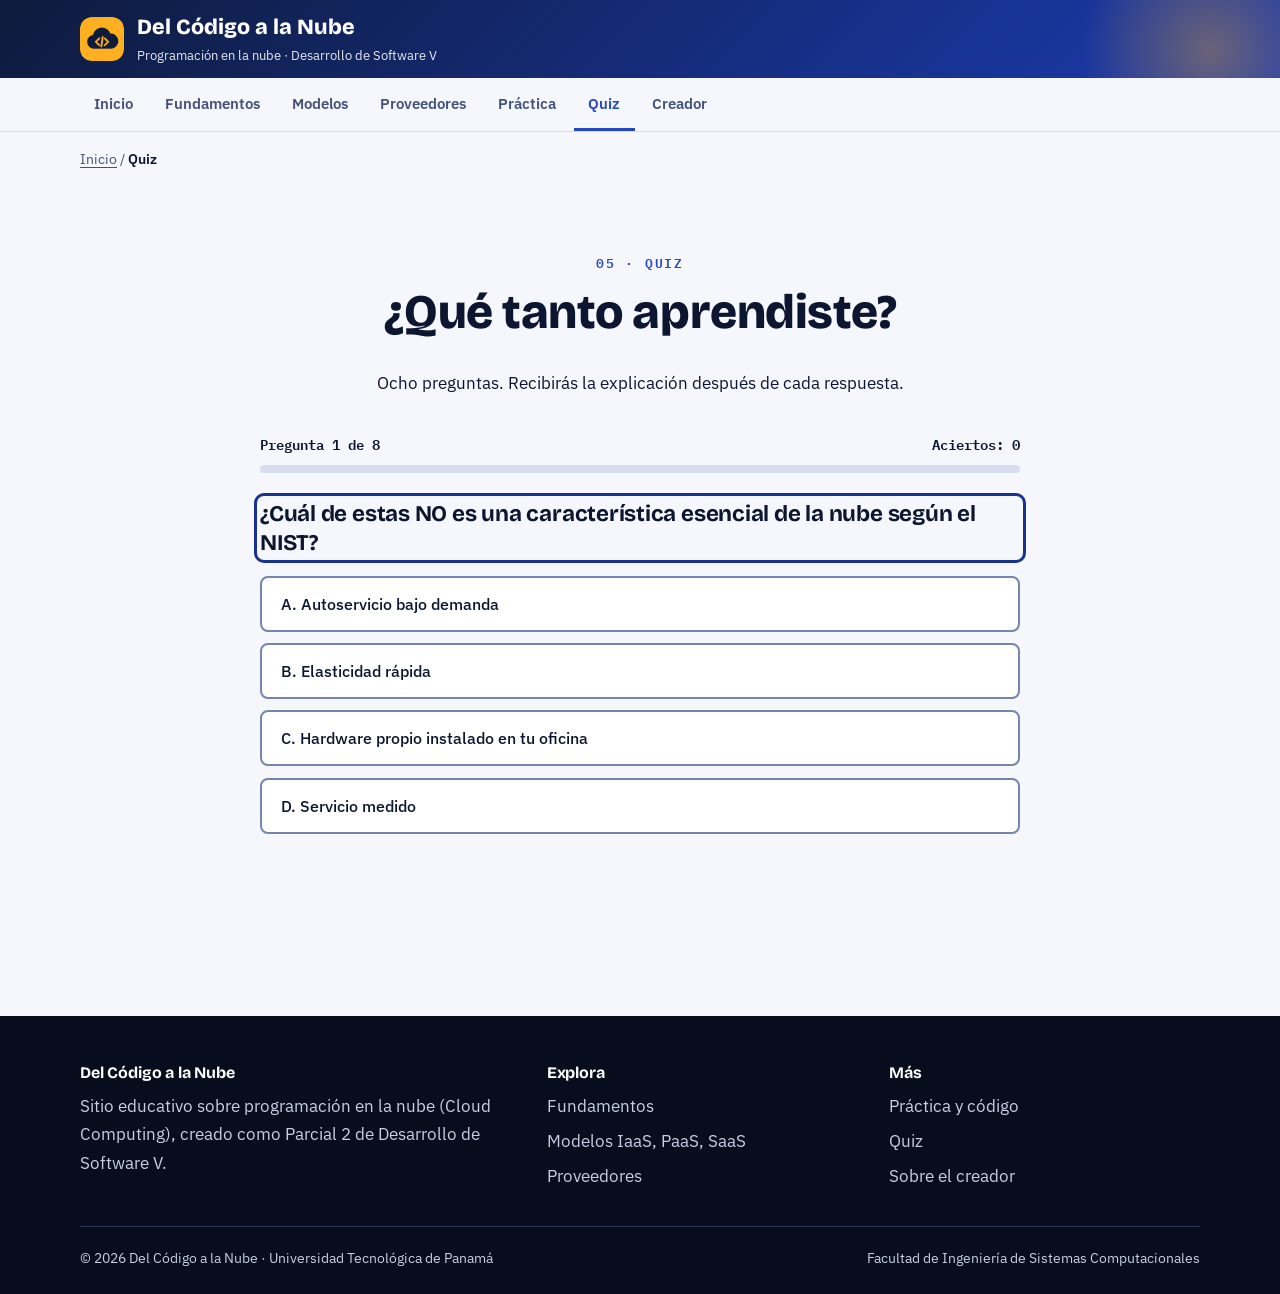
<file: quiz.html>
<!doctype html>
<html lang="es">
  <head>
    <meta charset="utf-8" />
    <meta name="viewport" content="width=device-width, initial-scale=1" />
    <meta name="color-scheme" content="dark light" />
    <title>Quiz de computación en la nube · Del Código a la Nube</title>
    <meta
      name="description"
      content="Comprueba tus conocimientos sobre computación en la nube con un quiz interactivo."
    />
    <link rel="icon" type="image/jpeg" href="IMG/logo.jpg" />
    <link rel="preconnect" href="https://fonts.googleapis.com" />
    <link rel="preconnect" href="https://fonts.gstatic.com" crossorigin />
    <link
      href="https://fonts.googleapis.com/css2?family=Bricolage+Grotesque:wght@600;700;800&family=IBM+Plex+Mono:wght@400;600&family=IBM+Plex+Sans:wght@400;500;600;700&display=swap"
      rel="stylesheet"
    />
    <link rel="stylesheet" href="CSS/styles.css" />
  </head>
  <body>

    <a class="skip-link" href="#contenido">Saltar al contenido</a>

    <header class="site-header">
      <div class="wrap site-header__inner">
        <a class="brand" href="index.html" aria-label="Del Código a la Nube, ir al inicio">
          <img src="IMG/logo.jpg" alt="" width="44" height="44" />
          <span class="brand__text">
            <span class="brand__name">Del Código a la Nube</span>
            <span class="brand__tag">Programación en la nube · Desarrollo de Software V</span>
          </span>
        </a>
      </div>
    </header>

    <nav class="site-nav" aria-label="Navegación principal">
      <div class="wrap site-nav__inner">
        <button class="nav-toggle" type="button" aria-expanded="false" aria-controls="menu">☰ Menú</button>
        <ul class="nav-list" id="menu">
          <li><a href="index.html">Inicio</a></li>
          <li><a href="fundamentos.html">Fundamentos</a></li>
          <li><a href="modelos.html">Modelos</a></li>
          <li><a href="proveedores.html">Proveedores</a></li>
          <li><a href="practica.html">Práctica</a></li>
          <li><a href="quiz.html" aria-current="page">Quiz</a></li>
          <li><a href="creador.html">Creador</a></li>
        </ul>
      </div>
    </nav>
    <nav class="crumbs wrap" aria-label="Ruta de navegación">
      <a href="index.html">Inicio</a> / <span aria-current="page">Quiz</span>
    </nav>
    <main id="contenido">
      <section class="section">
        <div class="wrap">
          <div class="section__head center" style="margin-inline: auto">
            <span class="eyebrow">05 · Quiz</span>
            <h1 style="font-size: clamp(2rem, 4vw, 3rem)">¿Qué tanto aprendiste?</h1>
            <p>Ocho preguntas. Recibirás la explicación después de cada respuesta.</p>
          </div>
          <div class="quiz" id="quiz">
            <div class="quiz__meter"><span id="q-n"></span><span id="q-sc"></span></div>
            <div class="quiz__track" aria-hidden="true"><i id="q-tr"></i></div>
            <div id="q-box"><noscript>Este quiz necesita JavaScript activado.</noscript></div>
          </div>
        </div>
      </section>
    </main>

    <button class="to-top" type="button" aria-label="Volver al inicio de la página">↑</button>

    <footer class="site-footer">
      <div class="wrap">
        <div class="footer__grid">
          <div>
            <h2 class="footer-h">Del Código a la Nube</h2>
            <p>
              Sitio educativo sobre programación en la nube (Cloud Computing), creado como Parcial 2 de
              Desarrollo de Software V.
            </p>
          </div>
          <div>
            <h2 class="footer-h">Explora</h2>
            <ul>
              <li><a href="fundamentos.html">Fundamentos</a></li>
              <li><a href="modelos.html">Modelos IaaS, PaaS, SaaS</a></li>
              <li><a href="proveedores.html">Proveedores</a></li>
            </ul>
          </div>
          <div>
            <h2 class="footer-h">Más</h2>
            <ul>
              <li><a href="practica.html">Práctica y código</a></li>
              <li><a href="quiz.html">Quiz</a></li>
              <li><a href="creador.html">Sobre el creador</a></li>
            </ul>
          </div>
        </div>
        <div class="footer__bottom">
          <span>© 2026 Del Código a la Nube · Universidad Tecnológica de Panamá</span>
          <span>Facultad de Ingeniería de Sistemas Computacionales</span>
        </div>
      </div>
    </footer>
    <script src="JS/main.js" defer></script>
    <script src="JS/quiz.js" defer></script>
  </body>
</html>
</file>
<file: CSS/styles.css>
:root{
    color-scheme: dark light;
    --paper: #0b1324;
    --paper-2: #111b33;
    --card: #121d36;
    --ink: #edf1fa;
    --ink-2: #aab5cf;
    --line: #243251;
    --blue: #86a7ff;
    --blue-d: #b3c8ff;
    --sky: #17264d;
    --amber: #ffc24d;
    --coral: #ff8a70;
    --mint: #3dd1a6;
    --on-blue: #0b1324;
    --line-ui: #5d71a3;
    --focus: #ffc24d;
    --amber-text: #ffc24d;
    --mint-text: #3dd1a6;
    --coral-text: #ff8a70;
    --radius: 14px;
    --radius-s: 8px;
    --shadow: 0 14px 34px -16px rgba(0, 0, 0, .7);
    --font-display: "Bricolage Grotesque", "Trebuchet MS", system-ui, sans-serif;
    --font-body: "IBM Plex Sans", "Segoe UI", system-ui, sans-serif;
    --font-mono: "IBM Plex Mono", "Cascadia Code", Consolas, monospace;
    --maxw: 1120px;
    --ease: cubic-bezier(.2, .7, .2, 1);
}

@media (prefers-color-scheme: light){
    :root{
        --paper: #f5f7fc;
        --paper-2: #e9eef9;
        --card: #ffffff;
        --ink: #0d1630;
        --ink-2: #44527a;
        --line: #d5ddef;
        --line-ui: #7585ad;
        --blue: #2447c4;
        --blue-d: #17328f;
        --sky: #e4ebff;
        --on-blue: #ffffff;
        --focus: #17328f;
        --amber-text: #8a5a00;
        --mint-text: #0b7358;
        --coral-text: #b23a1e;
        --shadow: 0 14px 34px -16px rgba(13, 22, 48, .35);
    }
}

*, *::before, *::after{
    box-sizing: border-box;
}

html{
    scroll-behavior: smooth;
    scroll-padding-top: 90px;
}

body{
    margin: 0;
    background: var(--paper);
    color: var(--ink);
    font: 400 1.05rem/1.7 var(--font-body);
    -webkit-font-smoothing: antialiased;
    transition: background .3s var(--ease), color .3s var(--ease);
}

img, svg{
    max-width: 100%;
    height: auto;
    display: block;
}

h1, h2, h3, h4{
    font-family: var(--font-display);
    line-height: 1.15;
    margin: 0 0 .6em;
    letter-spacing: -.01em;
}

h1{
    font-size: clamp(2.2rem, 5vw, 3.9rem);
    font-weight: 800;
}

h2{
    font-size: clamp(1.6rem, 3vw, 2.3rem);
    font-weight: 700;
}

h3{
    font-size: 1.25rem;
    font-weight: 700;
}

p{
    margin: 0 0 1em;
}

a{
    color: var(--blue);
    text-underline-offset: 3px;
}

a:hover{
    color: var(--blue-d);
}

:focus-visible{
    outline: 3px solid var(--focus);
    outline-offset: 3px;
    border-radius: 4px;
}

code{
    font-family: var(--font-mono);
    font-size: .9em;
    background: var(--paper-2);
    padding: .1em .4em;
    border-radius: 5px;
}

::selection{
    background: var(--amber);
    color: #101a30;
}

.skip-link{
    position: absolute;
    left: 1rem;
    top: -4rem;
    z-index: 200;
    background: var(--ink);
    color: var(--paper);
    padding: .6rem 1rem;
    border-radius: var(--radius-s);
    transition: top .2s;
}

.skip-link:focus{
    top: 1rem;
    color: var(--paper);
}

.wrap{
    width: min(100% - 2.4rem, var(--maxw));
    margin-inline: auto;
}

.section{
    padding: clamp(2.8rem, 6vw, 5rem) 0;
}

.section--tint{
    background: var(--paper-2);
}

.section__head{
    max-width: 60ch;
    margin-bottom: 2.2rem;
}

.eyebrow{
    font: 600 .8rem/1 var(--font-mono);
    letter-spacing: .14em;
    text-transform: uppercase;
    color: var(--blue);
    display: inline-block;
    margin-bottom: .9rem;
}

.grid{
    display: grid;
    gap: 1.4rem;
}

.grid--2{
    grid-template-columns: repeat(2, 1fr);
}

.grid--3{
    grid-template-columns: repeat(3, 1fr);
}

.grid--4{
    grid-template-columns: repeat(4, 1fr);
}

.split{
    display: grid;
    grid-template-columns: 1.1fr .9fr;
    gap: clamp(1.5rem, 4vw, 3.5rem);
    align-items: center;
}

.site-header{
    background: linear-gradient(135deg, #0e1b3d 0%, #1b3bb0 100%);
    color: #fff;
    position: relative;
    overflow: hidden;
}

.site-header::after{
    content: "";
    position: absolute;
    right: -60px;
    top: -80px;
    width: 260px;
    height: 260px;
    border-radius: 50%;
    background: radial-gradient(circle, rgba(255, 176, 32, .35), transparent 70%);
}

.site-header__inner{
    display: flex;
    align-items: center;
    justify-content: space-between;
    gap: 1rem;
    padding: .9rem 0;
    position: relative;
    z-index: 1;
}

.brand{
    display: flex;
    align-items: center;
    gap: .8rem;
    color: #fff;
    text-decoration: none;
}

.brand:hover{
    color: #fff;
}

.brand img{
    width: 44px;
    height: 44px;
    transition: transform .25s var(--ease);
}

.brand:hover img,
.brand:focus-visible img{
    transform: translateY(-3px);
}

.brand__name{
    font: 800 1.35rem/1 var(--font-display);
}

.brand__tag{
    display: block;
    font: 400 .82rem/1.3 var(--font-body);
    opacity: .9;
    margin-top: .25rem;
}

.header-tools{
    display: flex;
    gap: .6rem;
    align-items: center;
}

.icon-btn{
    background: rgba(255, 255, 255, .12);
    color: #fff;
    border: 1px solid rgba(255, 255, 255, .3);
    border-radius: 999px;
    padding: .5rem .95rem;
    font: 600 .85rem var(--font-body);
    cursor: pointer;
    transition: background .2s;
}

.icon-btn:hover{
    background: rgba(255, 255, 255, .25);
}

.site-nav{
    position: sticky;
    top: 0;
    z-index: 100;
    background: color-mix(in srgb, var(--paper) 92%, transparent);
    backdrop-filter: blur(10px);
    border-bottom: 1px solid var(--line);
}

.site-nav__inner{
    display: flex;
    align-items: center;
    justify-content: space-between;
}

.nav-list{
    list-style: none;
    display: flex;
    gap: .2rem;
    margin: 0;
    padding: 0;
    flex-wrap: wrap;
}

.nav-list a{
    display: block;
    padding: .95rem .9rem;
    color: var(--ink-2);
    text-decoration: none;
    font: 600 .93rem var(--font-body);
    border-bottom: 3px solid transparent;
    transition: color .2s, border-color .2s;
}

.nav-list a:hover{
    color: var(--ink);
    border-color: var(--line);
}

.nav-list a[aria-current="page"]{
    color: var(--blue);
    border-color: var(--blue);
}

.nav-toggle{
    display: none;
    background: none;
    border: 0;
    color: var(--ink);
    font: 600 .95rem var(--font-body);
    padding: .9rem 0;
    cursor: pointer;
}

.crumbs{
    font-size: .88rem;
    color: var(--ink-2);
    padding: 1rem 0 0;
}

.crumbs a{
    color: var(--ink-2);
}

.crumbs span[aria-current]{
    color: var(--ink);
    font-weight: 600;
}

.site-footer{
    background: #070d1c;
    color: #c6cfe6;
    padding: 3rem 0 1.5rem;
    margin-top: 2rem;
}

.site-footer .footer-h{
    color: #fff;
    font-size: 1rem;
}

.site-footer a{
    color: #c6cfe6;
    text-decoration: none;
}

.site-footer a:hover{
    color: var(--amber);
    text-decoration: underline;
}

.site-footer ul{
    list-style: none;
    padding: 0;
    margin: 0;
    display: grid;
    gap: .4rem;
}

.footer__grid{
    display: grid;
    grid-template-columns: 1.4fr 1fr 1fr;
    gap: 2rem;
}

.footer__bottom{
    border-top: 1px solid #243055;
    margin-top: 2rem;
    padding-top: 1.2rem;
    font-size: .85rem;
    display: flex;
    justify-content: space-between;
    flex-wrap: wrap;
    gap: .5rem;
}

.btn{
    display: inline-flex;
    align-items: center;
    gap: .5rem;
    padding: .85rem 1.4rem;
    border-radius: 999px;
    background: var(--blue);
    color: var(--on-blue);
    font: 700 .95rem var(--font-body);
    text-decoration: none;
    border: 2px solid var(--blue);
    cursor: pointer;
    transition: transform .2s var(--ease), box-shadow .2s;
}

.btn:hover{
    transform: translateY(-2px);
    box-shadow: var(--shadow);
    color: var(--on-blue);
}

.btn--ghost{
    background: transparent;
    color: var(--blue);
}

.btn--ghost:hover{
    color: var(--blue);
}

.btn--amber{
    background: var(--amber);
    border-color: var(--amber);
    color: #101a30;
}

.btn--amber:hover{
    color: #101a30;
}

.btn-row{
    display: flex;
    gap: .8rem;
    flex-wrap: wrap;
    margin-top: 1.4rem;
}

.card{
    background: var(--card);
    border: 1px solid var(--line);
    border-radius: var(--radius);
    padding: 1.5rem;
    transition: transform .25s var(--ease), box-shadow .25s var(--ease);
}

a.card{
    text-decoration: none;
    color: inherit;
    display: block;
}

.card:hover{
    transform: translateY(-4px);
    box-shadow: var(--shadow);
}

.card h3{
    margin-bottom: .4em;
}

.card p:last-child{
    margin-bottom: 0;
}

.card__num{
    font: 700 .8rem var(--font-mono);
    color: var(--blue);
    letter-spacing: .1em;
    display: block;
    margin-bottom: .7rem;
}

.card__ico{
    width: 46px;
    height: 46px;
    border-radius: 12px;
    background: var(--sky);
    display: grid;
    place-items: center;
    font-size: 1.4rem;
    margin-bottom: 1rem;
}

.card--accent{
    border-top: 5px solid var(--blue);
}

.card--amber{
    border-top: 5px solid var(--amber);
}

.card--mint{
    border-top: 5px solid var(--mint);
}

.card--coral{
    border-top: 5px solid var(--coral);
}

.callout{
    border-left: 5px solid var(--blue);
    background: var(--sky);
    padding: 1.1rem 1.3rem;
    border-radius: 0 var(--radius-s) var(--radius-s) 0;
    margin: 1.6rem 0;
}

.callout strong:first-child{
    display: block;
    font-family: var(--font-display);
    margin-bottom: .2rem;
}

.callout--warn{
    border-color: var(--coral);
    border-left-width: 6px;
    background: color-mix(in srgb, var(--coral) 22%, var(--card));
}

.callout--ok{
    border-color: var(--mint);
    border-left-width: 6px;
    background: color-mix(in srgb, var(--mint) 22%, var(--card));
}

.callout--ok strong:first-child::before,
.callout--warn strong:first-child::before{
    content: "";
    display: inline-block;
    width: 1.55em;
    height: 1.55em;
    margin-right: .55em;
    vertical-align: -.3em;
    -webkit-mask: var(--icono) center / contain no-repeat;
    mask: var(--icono) center / contain no-repeat;
}

.callout--ok strong:first-child::before{
    --icono: url("data:image/svg+xml,<svg xmlns='http://www.w3.org/2000/svg' viewBox='0 0 24 24'><mask id='m'><rect width='24' height='24' fill='white'/><path d='M7.2 12.6l3.1 3.1 6.5-6.7' fill='none' stroke='black' stroke-width='2.6' stroke-linecap='round' stroke-linejoin='round'/></mask><circle cx='12' cy='12' r='11' mask='url(%23m)'/></svg>");
    background: var(--mint-text);
}

.callout--warn strong:first-child::before{
    --icono: url("data:image/svg+xml,<svg xmlns='http://www.w3.org/2000/svg' viewBox='0 0 24 24'><mask id='m'><rect width='24' height='24' fill='white'/><path d='M12 9v5' stroke='black' stroke-width='2.6' stroke-linecap='round'/><circle cx='12' cy='17.6' r='1.5' fill='black'/></mask><path d='M12 2.6 22 20.4H2Z' stroke-width='2.4' stroke-linejoin='round' mask='url(%23m)'/></svg>");
    background: var(--coral-text);
}

.badge{
    display: inline-block;
    font: 600 .8rem var(--font-mono);
    padding: .2rem .6rem;
    border-radius: 999px;
    background: var(--sky);
    color: var(--blue-d);
    margin: 0 .3rem .3rem 0;
}

.badge--amber{
    background: color-mix(in srgb, var(--amber) 30%, var(--card));
    color: var(--ink);
}

.table-wrap{
    overflow-x: auto;
    border: 1px solid var(--line);
    border-radius: var(--radius);
    background: var(--card);
}

table{
    border-collapse: collapse;
    width: 100%;
    font-size: .95rem;
    min-width: 560px;
}

caption{
    text-align: left;
    padding: 1rem 1.2rem;
    font: 700 1rem var(--font-display);
}

th, td{
    padding: .8rem 1.1rem;
    text-align: left;
    border-top: 1px solid var(--line);
    vertical-align: top;
}

thead th{
    background: var(--paper-2);
    font: 700 .8rem var(--font-mono);
    text-transform: uppercase;
    letter-spacing: .08em;
}

tbody tr:hover{
    background: color-mix(in srgb, var(--sky) 55%, transparent);
}

.yes{
    color: var(--mint-text);
    font-weight: 700;
}

.no{
    color: var(--coral-text);
    font-weight: 700;
}

.tabs [role="tablist"]{
    display: flex;
    gap: .4rem;
    flex-wrap: wrap;
    border-bottom: 2px solid var(--line);
    margin-bottom: 1.6rem;
}

.tabs [role="tab"]{
    background: none;
    border: 0;
    padding: .8rem 1.3rem;
    font: 700 1rem var(--font-display);
    color: var(--ink-2);
    cursor: pointer;
    border-bottom: 4px solid transparent;
    margin-bottom: -2px;
}

.tabs [role="tab"]:hover{
    color: var(--ink);
}

.tabs [role="tab"][aria-selected="true"]{
    color: var(--blue);
    border-color: var(--blue);
}

.tabs [role="tabpanel"][hidden]{
    display: none;
}

.tabs [role="tabpanel"]{
    animation: fadeUp .4s var(--ease);
}

details{
    background: var(--card);
    border: 1px solid var(--line);
    border-radius: var(--radius-s);
    margin-bottom: .7rem;
}

summary{
    cursor: pointer;
    padding: 1rem 1.2rem;
    font: 700 1.02rem var(--font-display);
    list-style: none;
    display: flex;
    justify-content: space-between;
    gap: 1rem;
}

summary::-webkit-details-marker{
    display: none;
}

summary::after{
    content: "+";
    font: 400 1.5rem/1 var(--font-mono);
    color: var(--blue);
    transition: transform .25s;
}

details[open] summary::after{
    transform: rotate(45deg);
}

details > div{
    padding: 0 1.2rem 1.1rem;
}

.code{
    position: relative;
    margin: 1.2rem 0;
}

.code__label{
    font: 600 .8rem var(--font-mono);
    color: #9fb0d8;
    background: #0b1226;
    padding: .5rem 1rem;
    border-radius: var(--radius-s) var(--radius-s) 0 0;
    display: flex;
    justify-content: space-between;
    align-items: center;
    border-bottom: 1px solid #243055;
}

.code pre{
    margin: 0;
    background: #0b1226;
    color: #dfe7ff;
    padding: 1.1rem 1.2rem;
    overflow-x: auto;
    border-radius: 0 0 var(--radius-s) var(--radius-s);
    font: 400 .88rem/1.65 var(--font-mono);
}

.code__copy{
    background: transparent;
    border: 1px solid #3a4a7a;
    color: #c9d6ff;
    border-radius: 6px;
    font: 600 .8rem var(--font-mono);
    padding: .25rem .6rem;
    cursor: pointer;
}

.code__copy:hover{
    background: #1c2a52;
}

.code pre code{
    background: transparent;
    padding: 0;
    border-radius: 0;
    font-size: inherit;
}

.tok-k{
    color: #ff9d7a;
}

.tok-s{
    color: #8fe0b5;
}

.tok-c{
    color: #8a99c2;
    font-style: italic;
}

.tok-f{
    color: #ffd479;
}

.timeline{
    list-style: none;
    margin: 0;
    padding: 0 0 0 1.6rem;
    border-left: 3px solid var(--line);
}

.timeline li{
    position: relative;
    padding: 0 0 1.8rem 1.4rem;
}

.timeline li::before{
    content: "";
    position: absolute;
    left: -2.18rem;
    top: .35rem;
    width: 14px;
    height: 14px;
    border-radius: 50%;
    background: var(--amber);
    border: 3px solid var(--paper);
    box-shadow: 0 0 0 2px var(--amber);
}

.timeline time, .timeline .when{
    font: 700 .85rem var(--font-mono);
    color: var(--blue);
}

.timeline h3{
    margin: .1em 0 .3em;
    font-size: 1.1rem;
}

.timeline p{
    margin: 0;
    color: var(--ink-2);
}

figure{
    margin: 0;
}

figcaption{
    font-size: .85rem;
    color: var(--ink-2);
    padding-top: .6rem;
    text-align: center;
}

.fig-box{
    background: var(--card);
    border: 1px solid var(--line);
    border-radius: var(--radius);
    padding: 1.2rem;
}

.search{
    display: flex;
    gap: .6rem;
    margin-bottom: 1.2rem;
}

.search input, .field input, .field select{
    flex: 1;
    padding: .8rem 1rem;
    border-radius: var(--radius-s);
    border: 2px solid var(--line-ui);
    background: var(--card);
    color: var(--ink);
    font: 400 1rem var(--font-body);
}

.search input:focus, .field input:focus, .field select:focus{
    border-color: var(--blue);
    outline: none;
}

.glossary{
    display: grid;
    grid-template-columns: repeat(2, 1fr);
    gap: 1rem;
}

.glossary dt{
    font: 700 1.05rem var(--font-display);
    color: var(--blue);
}

.glossary dd{
    margin: .2rem 0 0;
    color: var(--ink-2);
}

.glossary > div{
    background: var(--card);
    border: 1px solid var(--line);
    border-radius: var(--radius-s);
    padding: 1rem 1.2rem;
}

.glossary > div[hidden]{
    display: none;
}

.status{
    font-size: .9rem;
    color: var(--ink-2);
    min-height: 1.4em;
}

.field{
    display: grid;
    gap: .35rem;
    margin-bottom: 1rem;
}

.field label{
    font: 600 .9rem var(--font-body);
}

.field small{
    color: var(--ink-2);
}

.field input[type="range"]{
    padding: 0;
    accent-color: var(--blue);
}

.quiz{
    max-width: 760px;
    margin-inline: auto;
}

.quiz__meter{
    display: flex;
    justify-content: space-between;
    font: 600 .9rem var(--font-mono);
    margin-bottom: .6rem;
}

.quiz__track{
    height: 8px;
    background: var(--line);
    border-radius: 99px;
    overflow: hidden;
    margin-bottom: 1.6rem;
}

.quiz__track i{
    display: block;
    height: 100%;
    width: 0;
    background: var(--blue);
    transition: width .4s var(--ease);
}

.quiz__q{
    font: 700 1.4rem/1.3 var(--font-display);
    margin-bottom: 1.2rem;
}

.quiz__opts{
    display: grid;
    gap: .7rem;
    padding: 0;
    margin: 0;
    list-style: none;
}

.quiz__opt{
    width: 100%;
    text-align: left;
    padding: 1rem 1.2rem;
    border-radius: var(--radius-s);
    background: var(--card);
    border: 2px solid var(--line-ui);
    color: var(--ink);
    font: 500 1rem var(--font-body);
    cursor: pointer;
    transition: border-color .2s, transform .2s;
}

.quiz__opt:hover:not(:disabled){
    border-color: var(--blue);
    transform: translateX(4px);
}

.quiz__opt.is-right{
    border-color: var(--mint);
    background: color-mix(in srgb, var(--mint) 16%, var(--card));
}

.quiz__opt.is-wrong{
    border-color: var(--coral);
    background: color-mix(in srgb, var(--coral) 14%, var(--card));
}

.quiz__fb{
    margin-top: 1.2rem;
    min-height: 3.4rem;
}

.quiz__score{
    font: 800 4rem/1 var(--font-display);
    color: var(--blue);
}

.hero{
    padding: clamp(2.5rem, 6vw, 5rem) 0;
    position: relative;
}

.hero h1 em{
    font-style: normal;
}

.hero__lead{
    font-size: 1.2rem;
    color: var(--ink-2);
    max-width: 52ch;
}

.stats{
    display: grid;
    grid-template-columns: repeat(4, 1fr);
    gap: 1rem;
    margin-top: 2.4rem;
}

.stat{
    border-top: 3px solid var(--ink);
    padding-top: .7rem;
}

.stat b{
    display: block;
    font: 800 2rem/1 var(--font-display);
    color: var(--blue);
}

.stat span{
    font-size: .9rem;
    color: var(--ink-2);
}

.profile{
    display: grid;
    grid-template-columns: 280px 1fr;
    gap: 2.4rem;
    align-items: start;
}

.profile__photo{
    border-radius: var(--radius);
    border: 4px solid var(--card);
    box-shadow: var(--shadow);
    overflow: hidden;
    background: var(--sky);
}

.skills{
    display: flex;
    flex-wrap: wrap;
    margin-top: 1rem;
}

.to-top{
    position: fixed;
    right: 1.2rem;
    bottom: 1.2rem;
    width: 48px;
    height: 48px;
    border-radius: 50%;
    background: var(--blue);
    color: var(--on-blue);
    border: 0;
    font-size: 1.3rem;
    cursor: pointer;
    box-shadow: var(--shadow);
    opacity: 0;
    pointer-events: none;
    transform: translateY(12px);
    transition: opacity .25s, transform .25s;
}

.to-top.is-on{
    opacity: 1;
    pointer-events: auto;
    transform: none;
}

@keyframes float{
    0%, 100%{
        transform: translateY(0);
    }

    50%{
        transform: translateY(-6px);
    }
}

@media (min-width: 921px) and (prefers-reduced-motion: no-preference){
    .hero__art{
        animation: float 9s ease-in-out infinite;
    }
}

@keyframes fadeUp{
    from{
        opacity: 0;
        transform: translateY(10px);
    }

    to{
        opacity: 1;
        transform: none;
    }
}

@media (scripting: enabled){
    .reveal{
        opacity: 0;
        transform: translateY(22px);
        transition: opacity .7s var(--ease), transform .7s var(--ease);
    }

    .reveal.is-in{
        opacity: 1;
        transform: none;
    }
}

.center{
    text-align: center;
}

.mt-0{
    margin-top: 0;
}

.mt-2{
    margin-top: 2rem;
}

.muted{
    color: var(--ink-2);
}

.sr-only{
    position: absolute;
    width: 1px;
    height: 1px;
    overflow: hidden;
    clip: rect(0 0 0 0);
    white-space: nowrap;
}

@media (max-width: 920px){
    .grid--3, .grid--4{
        grid-template-columns: repeat(2, 1fr);
    }

    .split, .profile{
        grid-template-columns: 1fr;
    }

    .stats{
        grid-template-columns: repeat(2, 1fr);
    }

    .footer__grid{
        grid-template-columns: 1fr 1fr;
    }

    .profile__photo{
        max-width: 260px;
    }
}

@media (max-width: 720px){
    body{
        font-size: 1rem;
    }

    .nav-toggle{
        display: block;
    }

    .site-nav__inner{
        flex-wrap: wrap;
    }

    .nav-list{
        display: none;
        width: 100%;
        flex-direction: column;
        padding-bottom: .6rem;
    }

    .nav-list.is-open{
        display: flex;
    }

    .nav-list a{
        border-bottom: 0;
        border-left: 4px solid transparent;
        padding: .7rem .8rem;
    }

    .nav-list a[aria-current="page"]{
        border-left-color: var(--blue);
    }

    .grid--2, .grid--3, .grid--4, .glossary{
        grid-template-columns: 1fr;
    }

    .footer__grid{
        grid-template-columns: 1fr;
    }

    .brand__tag{
        display: none;
    }
}

@media (prefers-reduced-motion: reduce){
    *, *::before, *::after{
        animation: none !important;
        transition: none !important;
        scroll-behavior: auto !important;
    }

    .reveal{
        opacity: 1;
        transform: none;
    }
}

@media (pointer: coarse){
    .chip, .icon-btn, .code__copy, .mode__opt span, .tabs [role="tab"], .nav-toggle{
        min-height: 44px;
        display: inline-flex;
        align-items: center;
    }

    .nav-list a{
        min-height: 44px;
    }
}

@media (prefers-contrast: more){
    :root{
        --line: var(--line-ui);
        --ink-2: var(--ink);
    }
}

@media print{
    .site-nav, .to-top{
        display: none;
    }

    body{
        background: #fff;
        color: #000;
    }

    .reveal{
        opacity: 1;
        transform: none;
    }
}

fieldset.plain{
    border: 0;
    padding: 0;
    margin: 0;
    min-width: 0;
}

aside.callout{
    display: block;
}

.fig-box img{
    margin-inline: auto;
}

.hero__art img{
    border-radius: var(--radius);
    box-shadow: var(--shadow);
    border: 1px solid var(--line);
}

.brand img{
    border-radius: 12px;
}

.badges{
    display: flex;
    flex-wrap: wrap;
    gap: 0.45rem 0.3rem;
    margin: 0 0 calc(1em + 0.45rem);
}

.badges .badge{
    margin: 0;
    line-height: 1.25;
}

.brand__text{
    display: block;
}

.elastic{
    display: grid;
    grid-template-columns: 1fr 1fr;
    gap: 1.6rem;
    align-items: stretch;
}

.elastic__panel{
    background: var(--card);
    border: 1px solid var(--line);
    border-radius: var(--radius);
    padding: 1.5rem;
}

.mode{
    display: flex;
    flex-wrap: wrap;
    gap: 0.6rem;
    margin-bottom: 1.2rem;
}

.mode__opt input{
    position: absolute;
    opacity: 0;
    pointer-events: none;
}

.mode__opt span{
    display: inline-block;
    padding: 0.55rem 1rem;
    border: 2px solid var(--line-ui);
    border-radius: 999px;
    cursor: pointer;
    font: 600 0.9rem var(--font-body);
    color: var(--ink-2);
}

.mode__opt input:checked + span{
    background: var(--blue);
    border-color: var(--blue);
    color: var(--on-blue);
}

.mode__opt input:focus-visible + span{
    outline: 3px solid var(--focus);
    outline-offset: 3px;
}

.presets{
    display: flex;
    flex-wrap: wrap;
    gap: 0.5rem;
    margin-bottom: 1.2rem;
}

.chip{
    background: var(--sky);
    color: var(--ink);
    border: 1px solid var(--line-ui);
    border-radius: 999px;
    padding: 0.4rem 0.9rem;
    font: 600 0.85rem var(--font-body);
    cursor: pointer;
}

.chip:hover{
    border-color: var(--blue);
}

.readout{
    display: grid;
    gap: 0.5rem;
    margin: 0 0 1rem;
}

.readout > div{
    display: flex;
    justify-content: space-between;
    gap: 1rem;
    border-bottom: 1px dashed var(--line);
    padding-bottom: 0.4rem;
}

.readout dt{
    color: var(--ink-2);
}

.readout dd{
    margin: 0;
    font-weight: 700;
}

.state{
    display: inline-block;
    padding: 0.1rem 0.7rem;
    border-radius: 999px;
    font-size: 0.85rem;
}

.state--ok{
    background: color-mix(in srgb, var(--mint) 22%, var(--card));
    color: var(--mint-text);
}

.state--warn{
    background: color-mix(in srgb, var(--amber) 22%, var(--card));
    color: var(--amber-text);
}

.state--bad{
    background: color-mix(in srgb, var(--coral) 22%, var(--card));
    color: var(--coral-text);
}

.meter{
    height: 12px;
    background: var(--line);
    border-radius: 99px;
    overflow: hidden;
}

.meter__fill{
    height: 100%;
    width: 0;
    transition: width 0.3s var(--ease);
}

.meter__fill--ok{
    background: var(--mint);
}

.meter__fill--warn{
    background: var(--amber);
}

.meter__fill--bad{
    background: var(--coral);
}

.elastic__stage{
    display: grid;
    grid-template-columns: repeat(5, 1fr);
    gap: 0.8rem;
    align-content: center;
    background: var(--paper);
    border: 1px solid var(--line);
    border-radius: var(--radius);
    padding: 1.5rem;
}

.server{
    position: relative;
    aspect-ratio: 3 / 4;
    background: var(--paper-2);
    border: 2px dashed var(--line);
    border-radius: 10px;
    padding: 0.5rem;
    display: flex;
    flex-direction: column;
    gap: 0.35rem;
    opacity: 0.45;
    transition: opacity 0.3s var(--ease), transform 0.3s var(--ease), background 0.3s;
}

.server i{
    display: block;
    height: 22%;
    border-radius: 4px;
    background: var(--line);
}

.server span{
    margin-top: auto;
    text-align: center;
    font: 700 0.8rem var(--font-mono);
    color: var(--ink-2);
}

.server.is-on{
    opacity: 1;
    transform: translateY(-4px);
    border: 2px solid var(--blue);
    background: var(--sky);
}

.server.is-on i{
    background: var(--blue);
}

.server.is-on i:first-child::after{
    content: "";
    display: block;
    width: 6px;
    height: 6px;
    margin: 5px 0 0 5px;
    border-radius: 50%;
    background: var(--mint);
}

.server.is-over{
    border-color: var(--coral);
}

.server.is-over i{
    background: var(--coral);
}

.elastic__msg{
    margin-top: 1rem;
    font-size: 1rem;
    color: var(--ink);
    min-height: 3em;
}

@media(max-width:920px){
    .elastic{
        grid-template-columns: 1fr;
    }
}

.card__ico svg{
    width: 26px;
    height: 26px;
    fill: none;
    stroke: var(--blue);
    stroke-width: 1.8;
    stroke-linecap: round;
    stroke-linejoin: round;
}

a.card:hover .card__ico,
.card:hover .card__ico{
    background: color-mix(in srgb, var(--blue) 22%, var(--sky));
}
</file>
